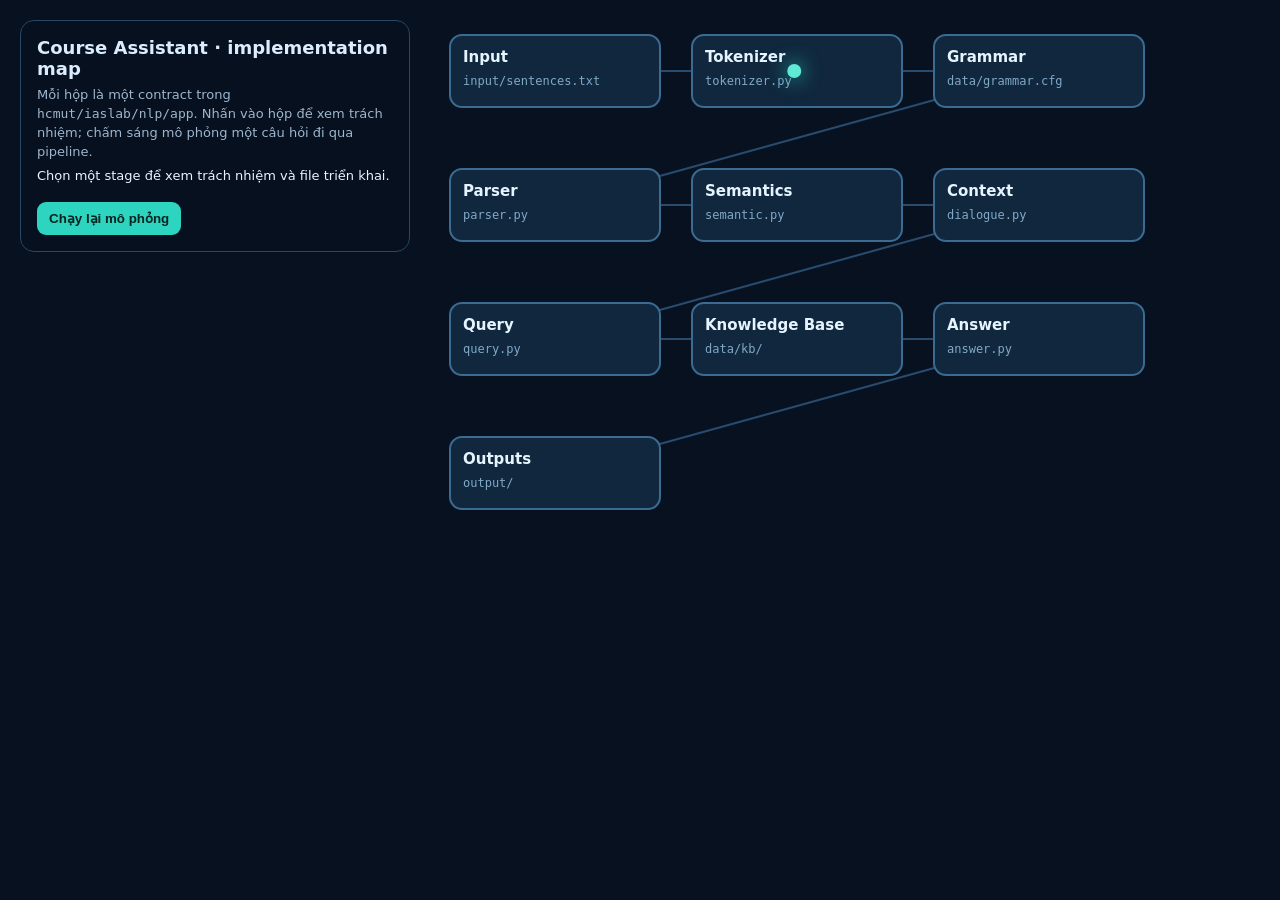
<file: src/visually-explained-documentation.html>
<!doctype html>
<!--
  Interactive documentation for the implemented pipeline.
  Keep STAGES synchronized with pipeline.py when the architecture changes.
-->
<html lang="vi">
<head>
  <meta charset="utf-8">
  <meta name="viewport" content="width=device-width, initial-scale=1">
  <title>Course Assistant — Pipeline Visualization</title>
  <style>
    :root { color-scheme: dark; font-family: Inter, system-ui, sans-serif; }
    * { box-sizing: border-box; }
    body { margin: 0; background: #07111f; color: #dcecff; overflow: hidden; }
    canvas { display: block; width: 100vw; height: 100vh; }
    .panel {
      position: fixed; left: 20px; top: 20px; width: min(390px, calc(100vw - 40px));
      padding: 16px; border: 1px solid #294766; border-radius: 14px;
      background: rgb(7 17 31 / 88%); backdrop-filter: blur(10px);
    }
    h1 { margin: 0 0 7px; font-size: 18px; }
    p { margin: 6px 0; color: #9eb6ce; font-size: 13px; line-height: 1.45; }
    button {
      margin-top: 10px; border: 0; border-radius: 9px; padding: 9px 12px;
      background: #2dd4bf; color: #05231f; font-weight: 700; cursor: pointer;
    }
    #detail { color: #e8f5ff; }
  </style>
</head>
<body>
  <canvas id="map" aria-label="Animated overview of the NLP pipeline"></canvas>
  <section class="panel">
    <h1>Course Assistant · implementation map</h1>
    <p>Mỗi hộp là một contract trong <code>hcmut/iaslab/nlp/app</code>. Nhấn
      vào hộp để xem trách nhiệm; chấm sáng mô phỏng một câu hỏi đi qua pipeline.</p>
    <p id="detail">Chọn một stage để xem trách nhiệm và file triển khai.</p>
    <button id="replay" type="button">Chạy lại mô phỏng</button>
  </section>
  <script>
    // Keep this list synchronized with pipeline.py as architecture evolves.
    const STAGES = [
      { id: "input", label: "Input", file: "input/sentences.txt", note: "Một câu UTF-8 mỗi dòng." },
      { id: "token", label: "Tokenizer", file: "tokenizer.py", note: "Chuẩn hóa câu thành terminal của CFG." },
      { id: "grammar", label: "Grammar", file: "data/grammar.cfg", note: "Nguồn cú pháp dùng chung cho parse và generate." },
      { id: "parse", label: "Parser", file: "parser.py", note: "Nhận/reject toàn câu và tạo Tree." },
      { id: "semantic", label: "Semantics", file: "semantic.py", note: "Tree → intent + entity + slots." },
      { id: "context", label: "Context", file: "dialogue.py", note: "Phần mở rộng hội thoại, chưa dùng trong đánh giá chính." },
      { id: "query", label: "Query", file: "query.py", note: "Frame → truy vấn KB có provenance." },
      { id: "kb", label: "Knowledge Base", file: "data/kb/", note: "Fact chuẩn hóa; không chứa logic ngôn ngữ." },
      { id: "answer", label: "Answer", file: "answer.py", note: "Kết quả có căn cứ → câu trả lời template." },
      { id: "output", label: "Outputs", file: "output/", note: "Parse, semantic, query, answer và evaluation." }
    ];

    const canvas = document.querySelector("#map");
    const context = canvas.getContext("2d");
    const detail = document.querySelector("#detail");
    let nodes = [];
    let startedAt = performance.now();

    function resize() {
      const ratio = devicePixelRatio || 1;
      canvas.width = innerWidth * ratio;
      canvas.height = innerHeight * ratio;
      context.setTransform(ratio, 0, 0, ratio, 0, 0);
      layout();
    }

    function layout() {
      const left = Math.max(450, innerWidth * 0.33);
      const usable = Math.max(360, innerWidth - left - 45);
      const columns = innerWidth < 1050 ? 2 : 3;
      const width = Math.min(210, (usable - (columns - 1) * 32) / columns);
      const rows = Math.ceil(STAGES.length / columns);
      const height = 72;
      const gapY = Math.min(62, (innerHeight - rows * height - 70) / Math.max(1, rows - 1));
      nodes = STAGES.map((stage, index) => ({
        ...stage,
        x: left + (index % columns) * (width + 32),
        y: 35 + Math.floor(index / columns) * (height + gapY),
        width,
        height
      }));
    }

    function center(node) { return { x: node.x + node.width / 2, y: node.y + node.height / 2 }; }

    function draw(now) {
      context.clearRect(0, 0, innerWidth, innerHeight);
      context.fillStyle = "#07111f";
      context.fillRect(0, 0, innerWidth, innerHeight);

      context.lineWidth = 2;
      context.strokeStyle = "#284b6e";
      for (let index = 0; index < nodes.length - 1; index += 1) {
        const from = center(nodes[index]);
        const to = center(nodes[index + 1]);
        context.beginPath(); context.moveTo(from.x, from.y); context.lineTo(to.x, to.y); context.stroke();
      }

      for (const node of nodes) {
        context.fillStyle = "#10273d";
        context.strokeStyle = "#3c6b91";
        context.beginPath(); context.roundRect(node.x, node.y, node.width, node.height, 12);
        context.fill(); context.stroke();
        context.fillStyle = "#e5f4ff"; context.font = "700 15px system-ui";
        context.fillText(node.label, node.x + 13, node.y + 27);
        context.fillStyle = "#80a9c8"; context.font = "12px ui-monospace, monospace";
        context.fillText(node.file, node.x + 13, node.y + 50, node.width - 26);
      }

      const duration = 9000;
      const progress = ((now - startedAt) % duration) / duration * (nodes.length - 1);
      const index = Math.min(nodes.length - 2, Math.floor(progress));
      const phase = progress - index;
      const from = center(nodes[index]); const to = center(nodes[index + 1]);
      const x = from.x + (to.x - from.x) * phase;
      const y = from.y + (to.y - from.y) * phase;
      context.shadowBlur = 20; context.shadowColor = "#2dd4bf";
      context.fillStyle = "#5eead4"; context.beginPath(); context.arc(x, y, 7, 0, Math.PI * 2); context.fill();
      context.shadowBlur = 0;
      requestAnimationFrame(draw);
    }

    canvas.addEventListener("click", event => {
      const selected = nodes.find(node => event.offsetX >= node.x && event.offsetX <= node.x + node.width && event.offsetY >= node.y && event.offsetY <= node.y + node.height);
      if (selected) detail.textContent = `${selected.file}: ${selected.note}`;
    });
    document.querySelector("#replay").addEventListener("click", () => { startedAt = performance.now(); });
    addEventListener("resize", resize);
    resize(); requestAnimationFrame(draw);
  </script>
</body>
</html>
</file>
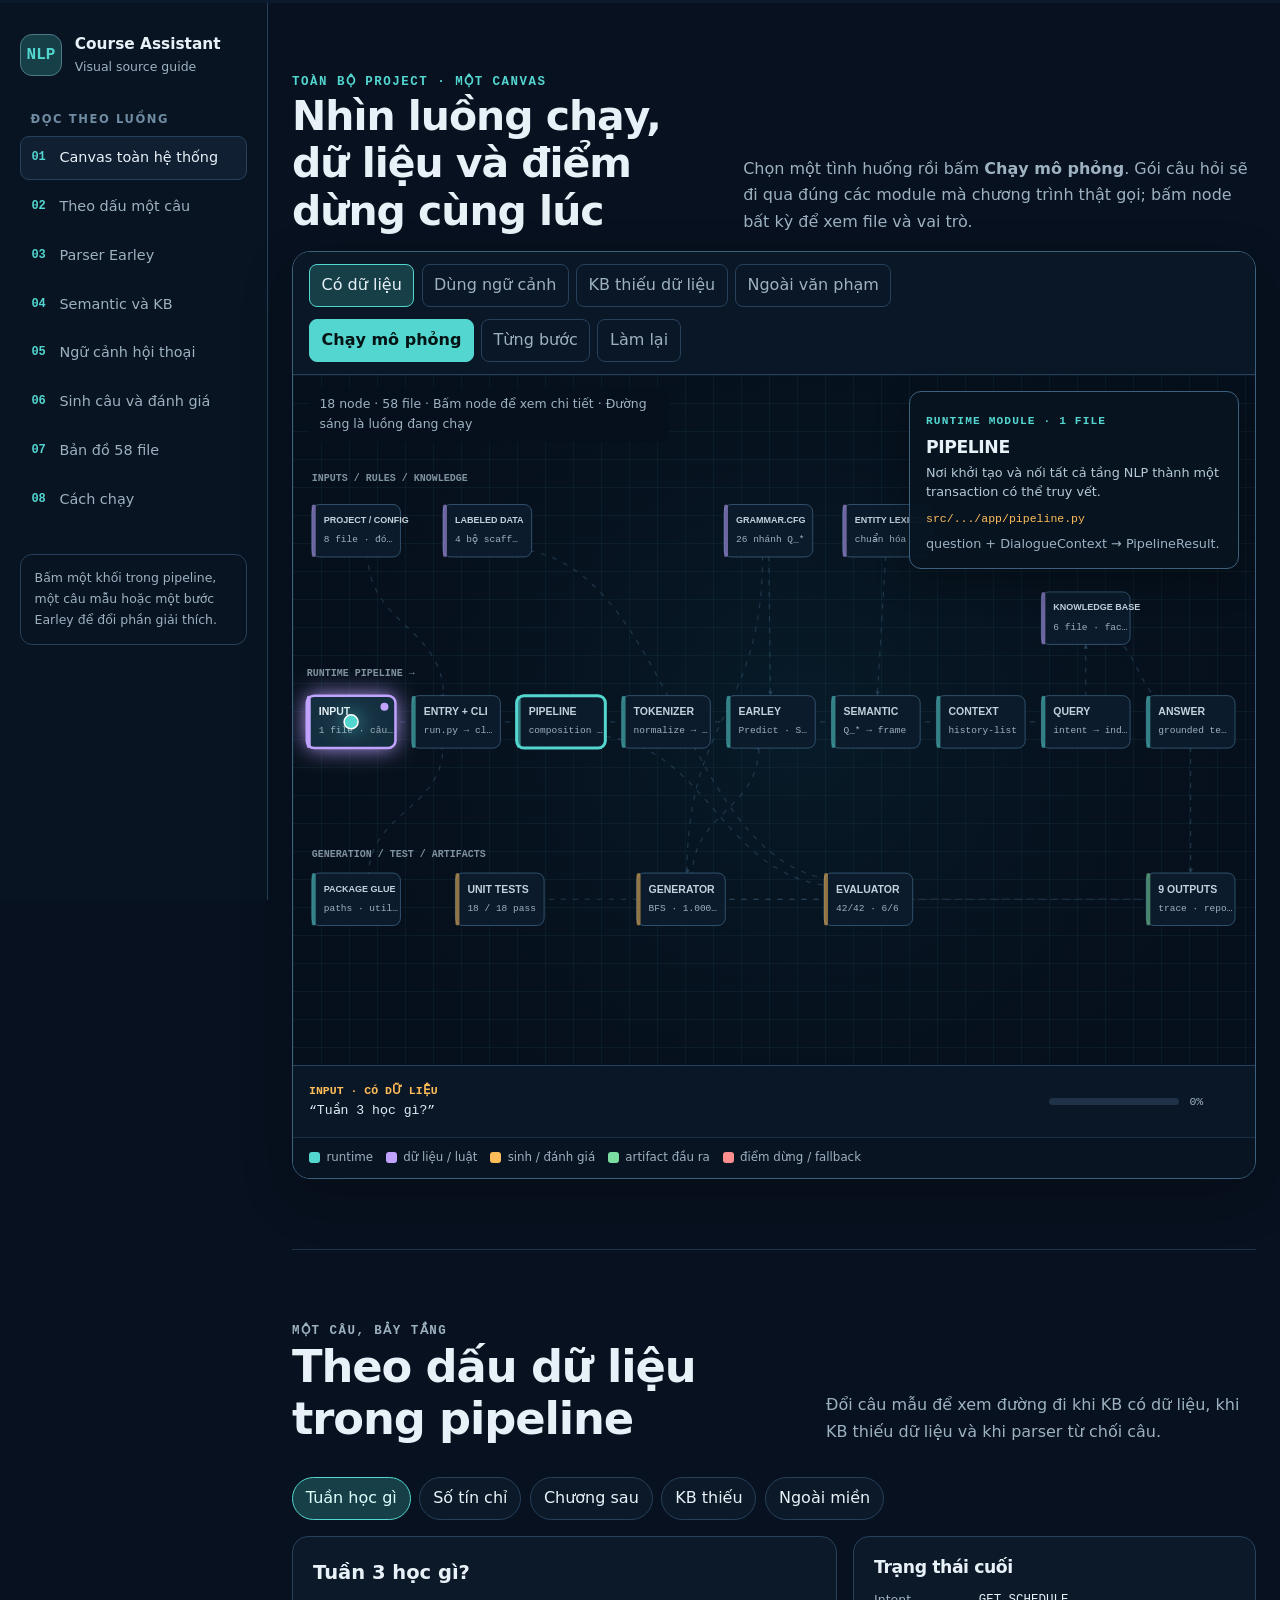
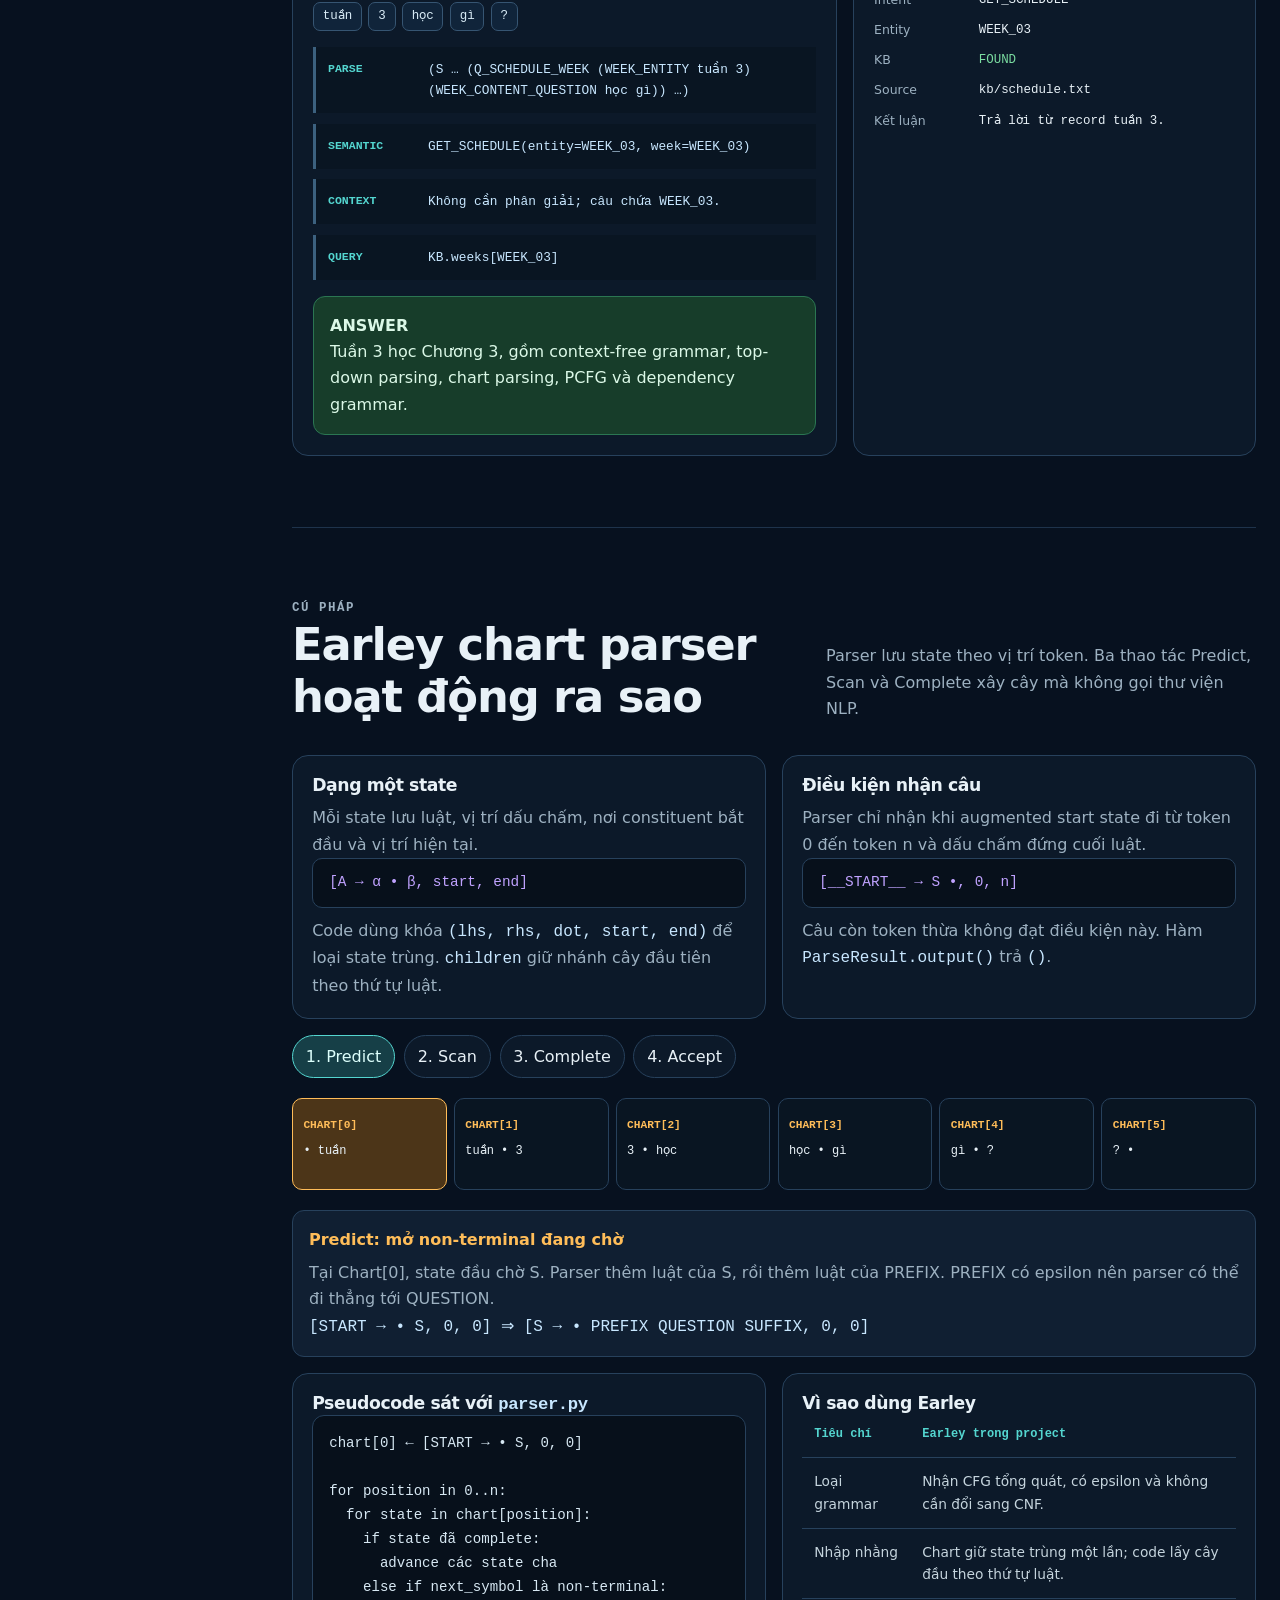
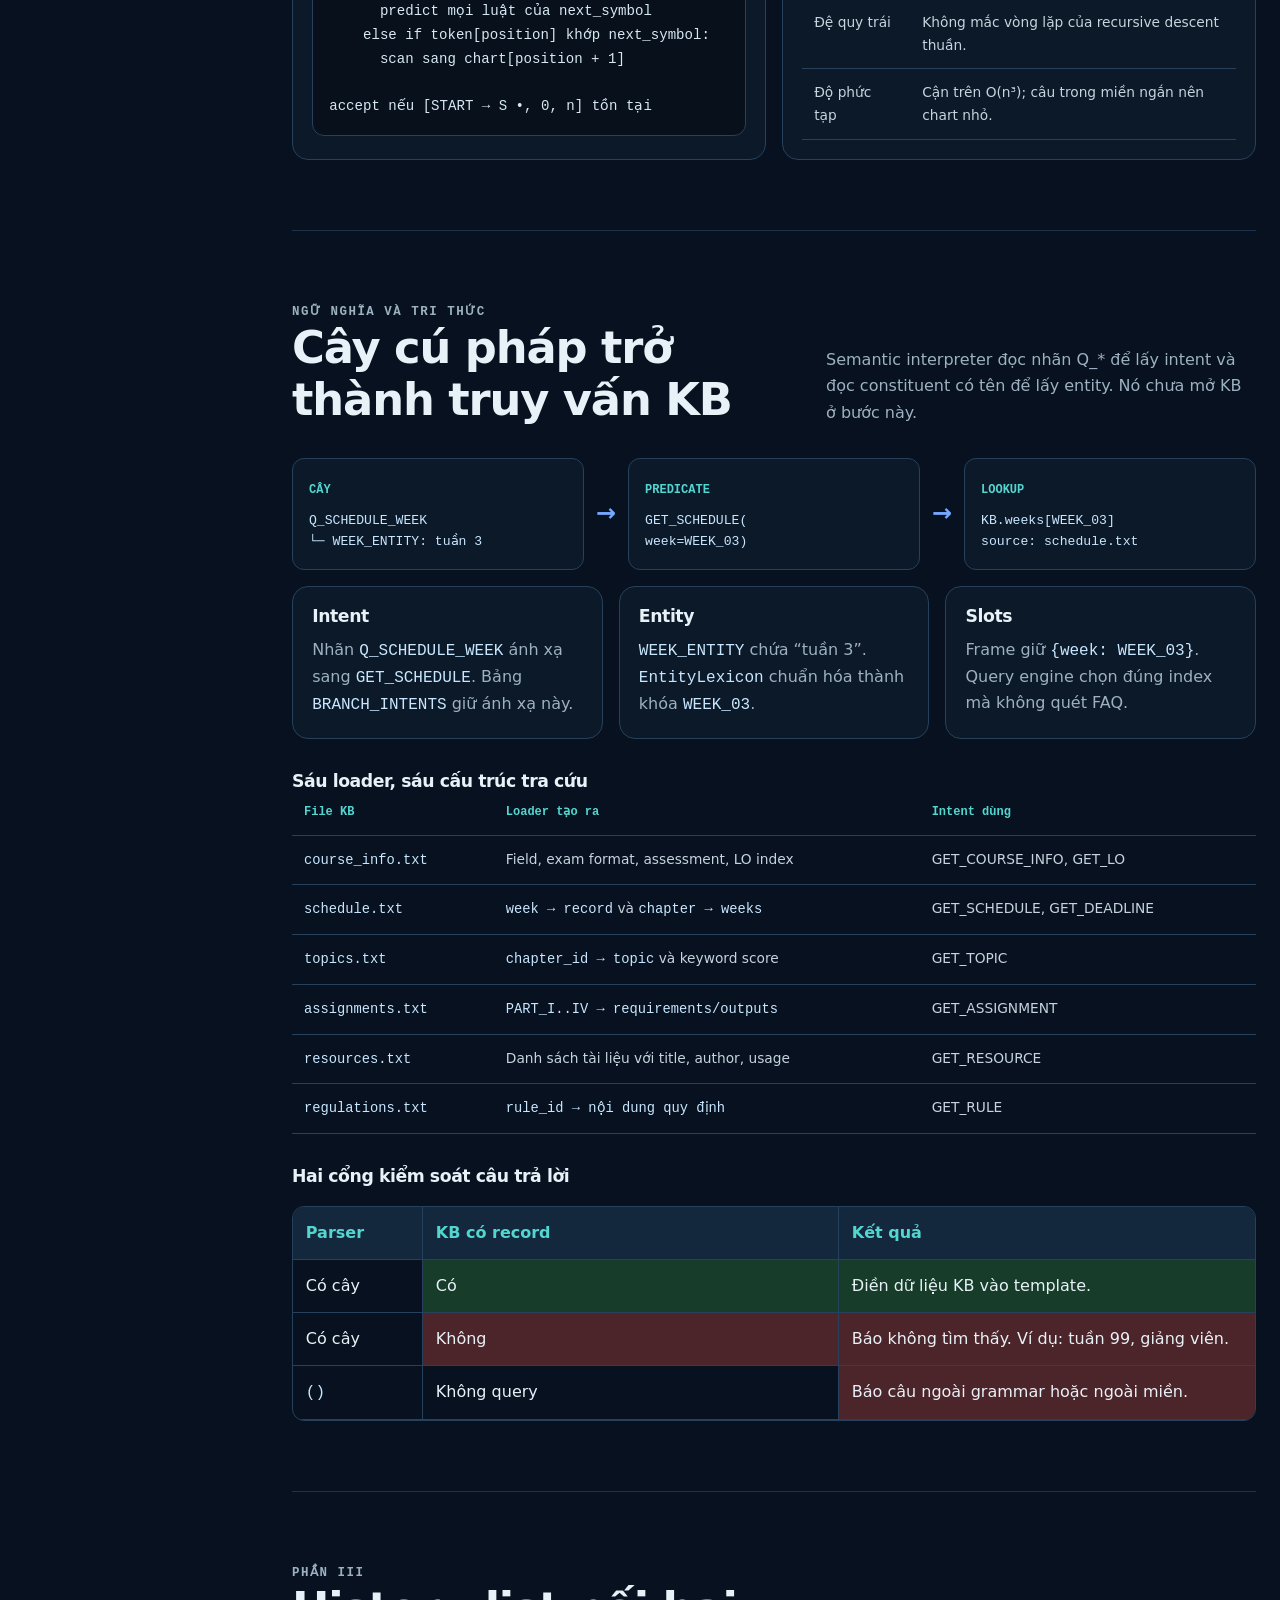
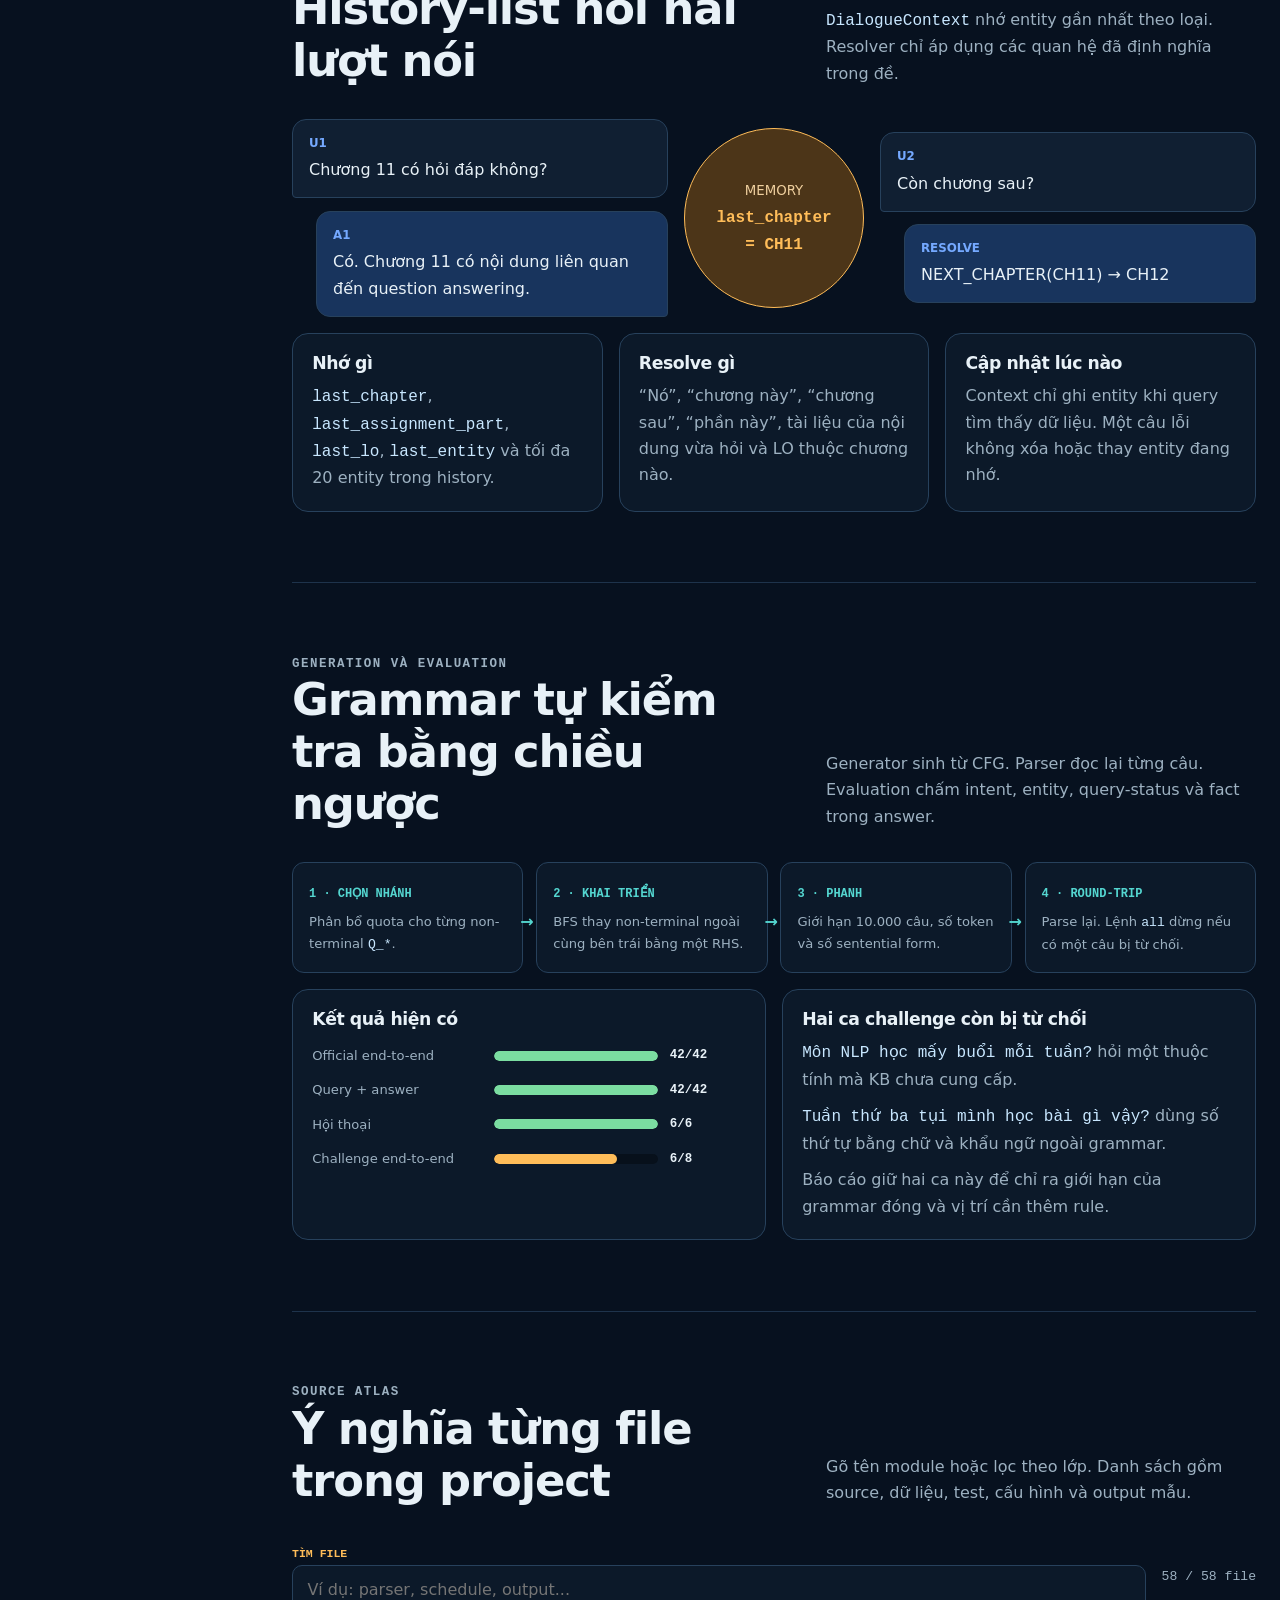
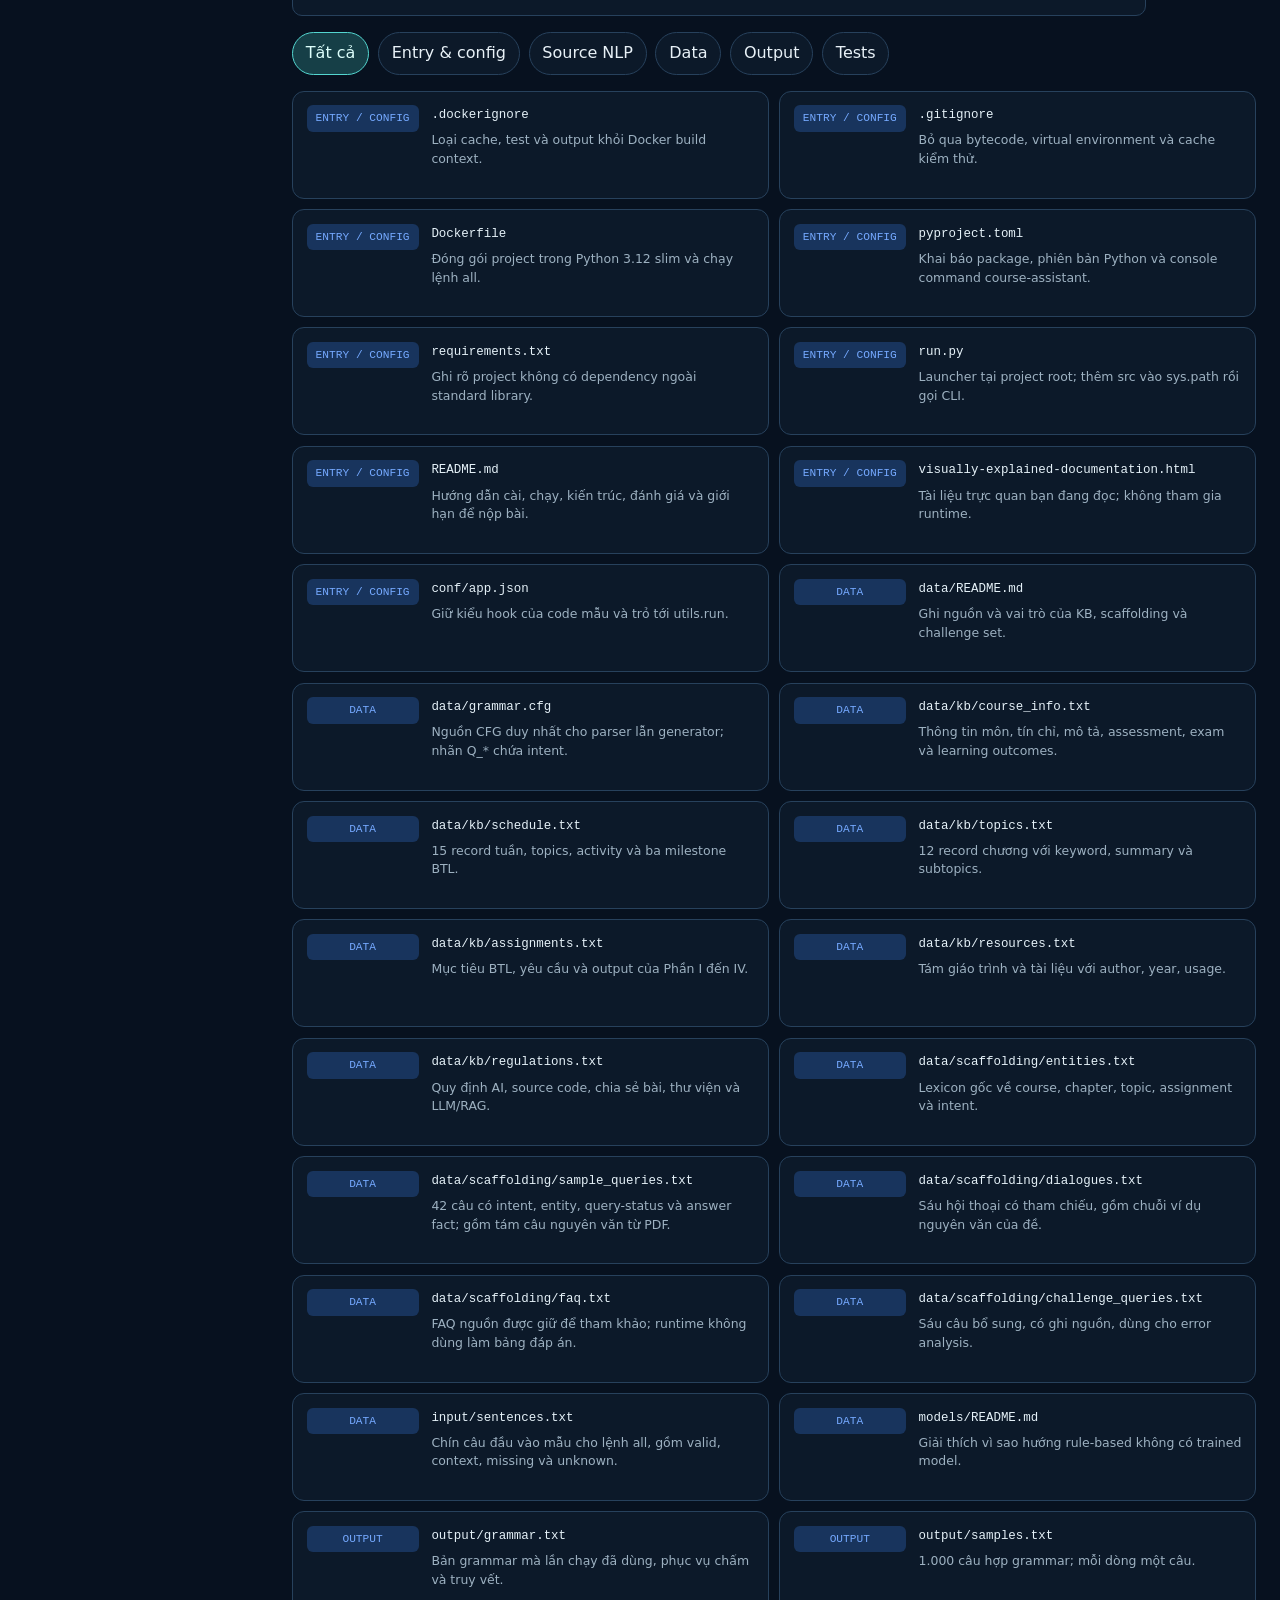
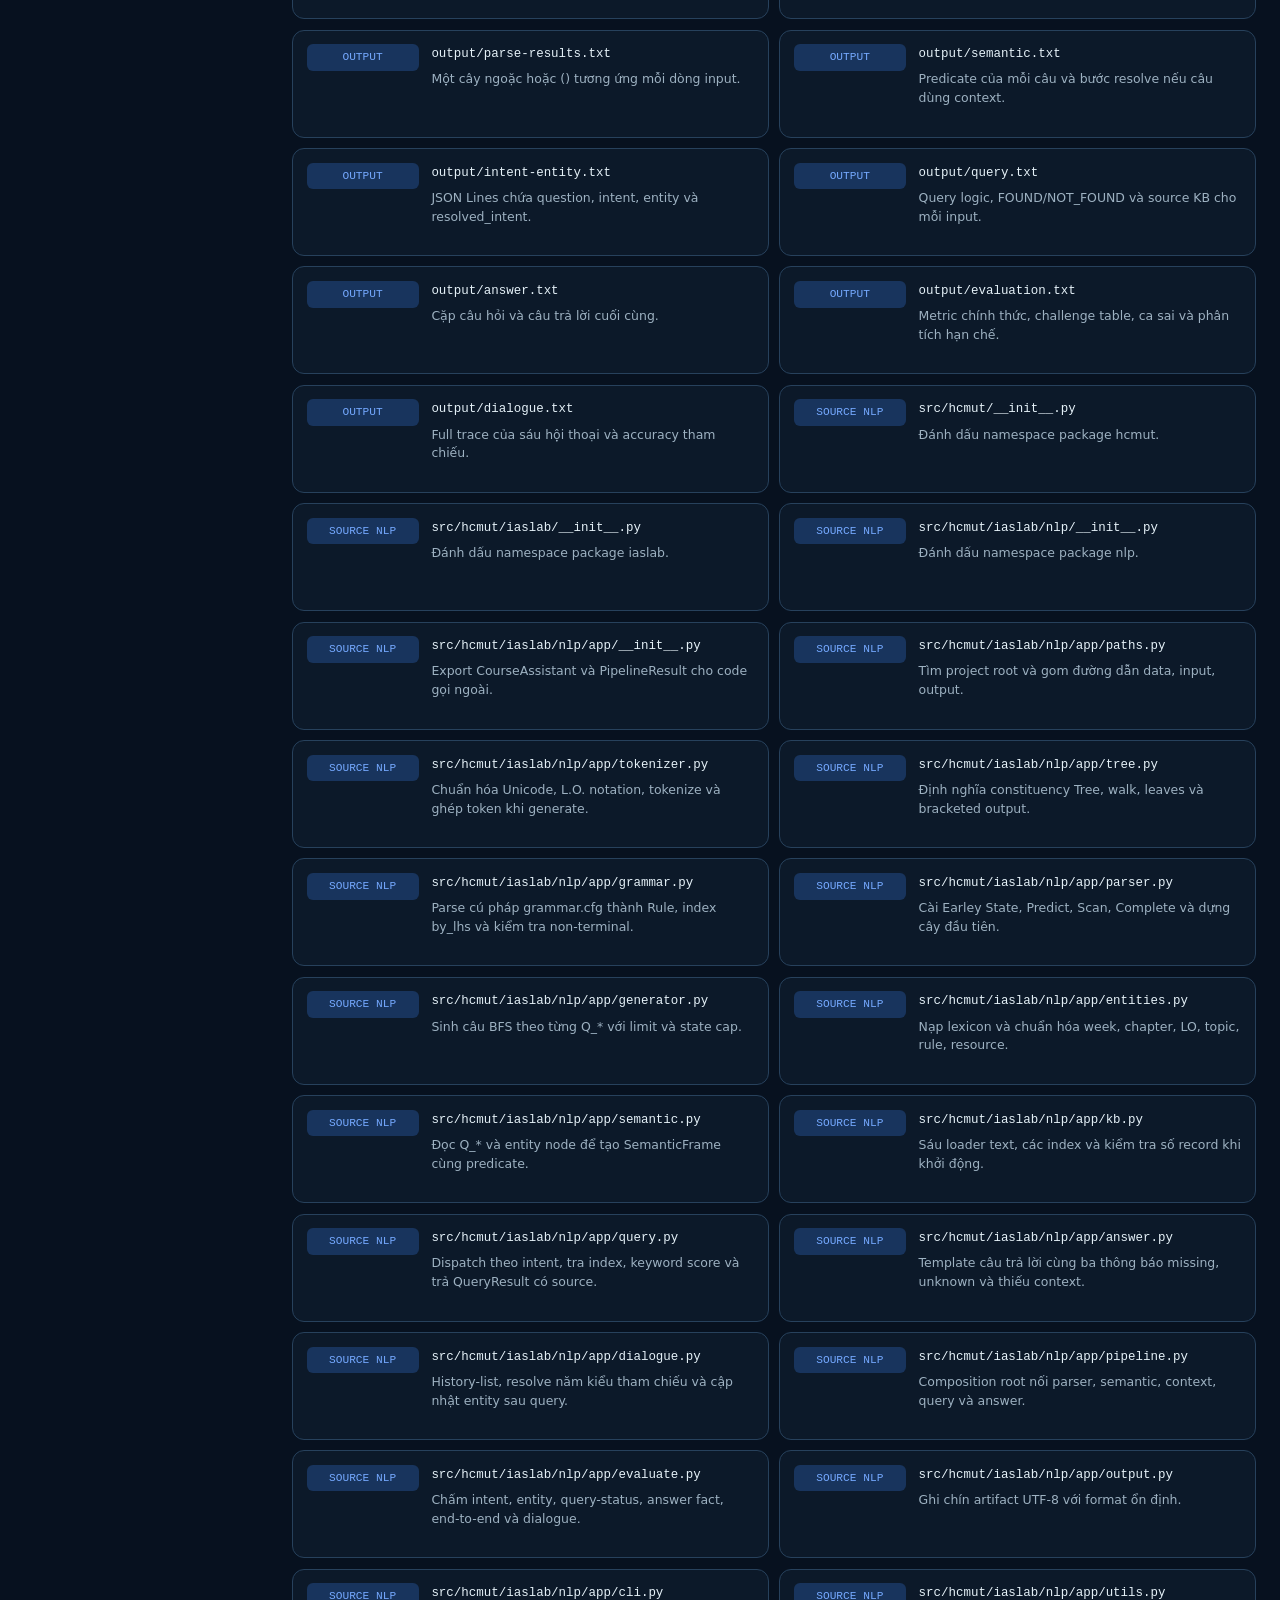
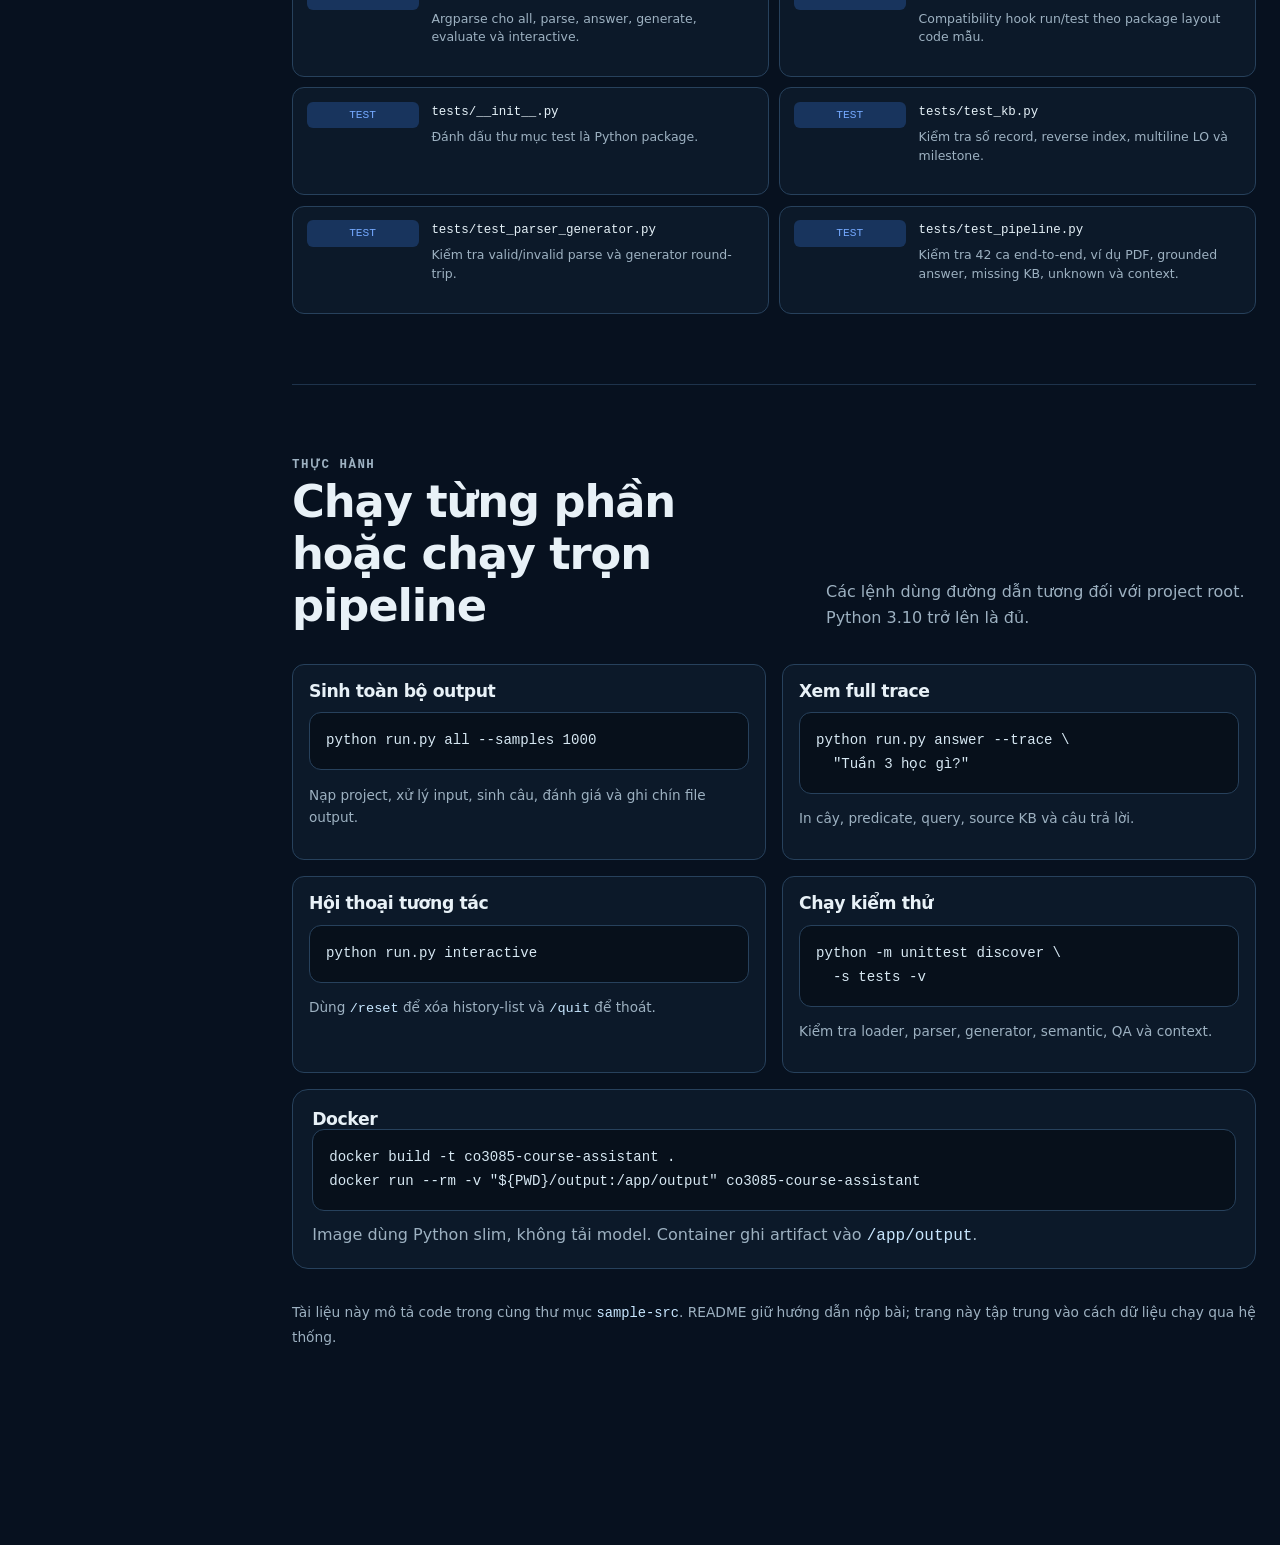
<file: docs/sample-src/visually-explained-documentation.html>
<!doctype html>
<html lang="vi">
<head>
  <meta charset="utf-8">
  <meta name="viewport" content="width=device-width, initial-scale=1">
  <meta name="description" content="Tài liệu trực quan giải thích kiến trúc, luồng gọi, thuật toán và từng file của CO3085 Course Assistant.">
  <title>CO3085 Course Assistant | Bản đồ vận hành</title>
  <style>
    :root {
      color-scheme: dark;
      --bg: #07111f;
      --panel: #0c1929;
      --panel-2: #101f32;
      --panel-3: #14283d;
      --line: #27415c;
      --line-strong: #3c617f;
      --text: #e8f1f7;
      --muted: #9db1c1;
      --cyan: #54d6d0;
      --cyan-soft: #163f47;
      --amber: #ffbd59;
      --amber-soft: #4c3518;
      --blue: #75a9ff;
      --blue-soft: #18345d;
      --green: #7bdda1;
      --green-soft: #173d2a;
      --red: #ff8f8f;
      --red-soft: #4c252a;
      --violet: #c0a2ff;
      --radius: 16px;
      --shadow: 0 18px 50px rgba(0, 0, 0, .24);
      --mono: "Cascadia Code", "SFMono-Regular", Consolas, "Liberation Mono", monospace;
      --sans: Inter, ui-sans-serif, system-ui, -apple-system, BlinkMacSystemFont, "Segoe UI", sans-serif;
    }

    * { box-sizing: border-box; }
    html { scroll-behavior: smooth; }
    body {
      margin: 0;
      background: var(--bg);
      color: var(--text);
      font-family: var(--sans);
      font-size: 16px;
      line-height: 1.65;
    }
    button, input { font: inherit; }
    button { color: inherit; }
    a { color: inherit; }
    code, pre { font-family: var(--mono); }
    code { color: #c8e7ff; }
    pre {
      margin: 0;
      padding: 1rem;
      overflow: auto;
      border: 1px solid var(--line);
      border-radius: 12px;
      background: #07101b;
      color: #d7e8f3;
      font-size: .88rem;
      line-height: 1.7;
      tab-size: 2;
    }
    :focus-visible {
      outline: 3px solid var(--amber);
      outline-offset: 3px;
    }
    .skip-link {
      position: fixed;
      z-index: 100;
      top: .75rem;
      left: .75rem;
      padding: .65rem 1rem;
      transform: translateY(-160%);
      border-radius: 8px;
      background: var(--amber);
      color: #1a1206;
      font-weight: 800;
    }
    .skip-link:focus { transform: translateY(0); }
    .progress {
      position: fixed;
      z-index: 80;
      inset: 0 0 auto 0;
      height: 3px;
      background: #0b1b2d;
    }
    .progress > span {
      display: block;
      width: 0;
      height: 100%;
      background: var(--cyan);
    }
    .shell {
      display: grid;
      grid-template-columns: 268px minmax(0, 1fr);
      min-height: 100vh;
    }
    .sidebar {
      position: sticky;
      top: 0;
      height: 100vh;
      padding: 2rem 1.25rem;
      overflow-y: auto;
      border-right: 1px solid var(--line);
      background: #081421;
    }
    .brand {
      display: flex;
      align-items: center;
      gap: .8rem;
      margin-bottom: 2rem;
    }
    .brand-mark {
      display: grid;
      width: 42px;
      height: 42px;
      place-items: center;
      border: 1px solid #4c7a88;
      border-radius: 12px;
      background: var(--cyan-soft);
      color: var(--cyan);
      font-family: var(--mono);
      font-weight: 800;
    }
    .brand strong, .brand span { display: block; }
    .brand strong { font-size: .96rem; }
    .brand span { color: var(--muted); font-size: .78rem; }
    .nav-label {
      margin: 1.4rem .65rem .45rem;
      color: #6f8ca2;
      font-size: .72rem;
      font-weight: 800;
      letter-spacing: .14em;
      text-transform: uppercase;
    }
    .side-nav { display: grid; gap: .28rem; }
    .side-nav a {
      display: grid;
      grid-template-columns: 28px 1fr;
      align-items: center;
      padding: .58rem .65rem;
      border: 1px solid transparent;
      border-radius: 9px;
      color: var(--muted);
      text-decoration: none;
      font-size: .9rem;
    }
    .side-nav a:hover, .side-nav a.active {
      border-color: var(--line);
      background: var(--panel-2);
      color: var(--text);
    }
    .side-nav b {
      color: var(--cyan);
      font-family: var(--mono);
      font-size: .75rem;
    }
    .sidebar-note {
      margin-top: 2rem;
      padding: .85rem;
      border: 1px solid var(--line);
      border-radius: 12px;
      color: var(--muted);
      font-size: .78rem;
    }
    main { min-width: 0; }
    .content {
      width: min(1200px, calc(100% - 3rem));
      margin: 0 auto;
      padding: 3.5rem 0 7rem;
    }
    section {
      scroll-margin-top: 1.25rem;
      padding: 4.4rem 0;
      border-bottom: 1px solid rgba(39, 65, 92, .72);
    }
    section:first-child { padding-top: 1rem; }
    section:last-child { border-bottom: 0; }
    .eyebrow {
      margin: 0 0 .9rem;
      color: var(--cyan);
      font-family: var(--mono);
      font-size: .78rem;
      font-weight: 800;
      letter-spacing: .12em;
      text-transform: uppercase;
    }
    h1, h2, h3 { margin: 0; line-height: 1.16; letter-spacing: -.025em; }
    h1 { max-width: 800px; font-size: clamp(2.5rem, 6vw, 5.4rem); }
    h2 { font-size: clamp(1.9rem, 3.5vw, 3rem); }
    h3 { font-size: 1.08rem; }
    .lede {
      max-width: 760px;
      margin: 1.25rem 0 0;
      color: #bdd0dc;
      font-size: 1.08rem;
    }
    .section-head {
      display: grid;
      grid-template-columns: minmax(0, 1fr) minmax(260px, 430px);
      gap: 2rem;
      align-items: end;
      margin-bottom: 2rem;
    }
    .section-head p { margin: 0; color: var(--muted); }
    .metrics {
      display: grid;
      grid-template-columns: repeat(4, 1fr);
      gap: .75rem;
      margin: 2rem 0;
    }
    .metric {
      padding: 1rem;
      border: 1px solid var(--line);
      border-radius: 12px;
      background: var(--panel);
    }
    .metric strong {
      display: block;
      color: var(--amber);
      font-family: var(--mono);
      font-size: 1.45rem;
    }
    .metric span { color: var(--muted); font-size: .82rem; }
    .rule {
      display: flex;
      flex-wrap: wrap;
      gap: .55rem;
      margin-top: 1.5rem;
    }
    .tag {
      display: inline-flex;
      align-items: center;
      gap: .45rem;
      min-height: 34px;
      padding: .3rem .7rem;
      border: 1px solid var(--line);
      border-radius: 999px;
      background: var(--panel);
      color: #bfd0db;
      font-size: .8rem;
    }
    .dot { width: 7px; height: 7px; border-radius: 50%; background: var(--green); }

    .pipeline-wrap {
      margin-top: 2.3rem;
      padding: 1rem;
      border: 1px solid var(--line);
      border-radius: var(--radius);
      background: var(--panel);
      box-shadow: var(--shadow);
    }
    .pipeline {
      display: grid;
      grid-template-columns: repeat(7, minmax(105px, 1fr));
      gap: 1.15rem;
    }
    .stage {
      position: relative;
      min-height: 112px;
      padding: .8rem;
      border: 1px solid var(--line);
      border-radius: 12px;
      background: var(--panel-2);
      text-align: left;
      cursor: pointer;
      transition: border-color .16s ease, transform .16s ease, background .16s ease;
    }
    .stage:not(:last-child)::after {
      content: "›";
      position: absolute;
      right: -1rem;
      top: 38%;
      color: #5c7990;
      font-size: 1.5rem;
      pointer-events: none;
    }
    .stage:hover { transform: translateY(-2px); border-color: var(--line-strong); }
    .stage.active { border-color: var(--cyan); background: var(--cyan-soft); }
    .stage small { display: block; color: var(--cyan); font-family: var(--mono); font-size: .68rem; }
    .stage strong { display: block; margin: .45rem 0 .25rem; font-size: .93rem; }
    .stage span { color: var(--muted); font-size: .74rem; line-height: 1.35; }
    .stage-detail {
      display: grid;
      grid-template-columns: 1.1fr 1fr 1fr;
      gap: 1rem;
      min-height: 180px;
      margin-top: 1rem;
      padding: 1rem;
      border: 1px solid var(--line);
      border-radius: 12px;
      background: #091522;
    }
    .stage-detail > div { padding: .4rem; }
    .stage-detail h3 { margin-bottom: .55rem; }
    .stage-detail p { margin: 0; color: var(--muted); font-size: .9rem; }
    .io-label { color: var(--amber); font-family: var(--mono); font-size: .72rem; font-weight: 800; }
    .file-link { display: inline-block; margin-top: .6rem; color: var(--blue); font-family: var(--mono); font-size: .8rem; }

    .call-chain {
      display: grid;
      grid-template-columns: repeat(6, 1fr);
      gap: .75rem;
      margin-top: 2rem;
    }
    .call {
      position: relative;
      min-height: 134px;
      padding: 1rem;
      border-top: 3px solid var(--blue);
      border-radius: 8px 8px 12px 12px;
      background: var(--panel);
    }
    .call:not(:last-child)::after {
      content: "→";
      position: absolute;
      right: -.7rem;
      top: 48%;
      z-index: 2;
      color: var(--blue);
      font-weight: 900;
    }
    .call b { color: var(--blue); font-family: var(--mono); font-size: .72rem; }
    .call strong { display: block; margin: .35rem 0; font-size: .9rem; }
    .call p { margin: 0; color: var(--muted); font-size: .76rem; line-height: 1.45; }

    .trace-switcher, .filter-row, .earley-controls {
      display: flex;
      flex-wrap: wrap;
      gap: .55rem;
      margin: 1rem 0;
    }
    .pill-button {
      min-height: 40px;
      padding: .45rem .8rem;
      border: 1px solid var(--line);
      border-radius: 999px;
      background: var(--panel);
      cursor: pointer;
    }
    .pill-button:hover, .pill-button.active {
      border-color: var(--cyan);
      background: var(--cyan-soft);
      color: #ddfffc;
    }
    .trace-board {
      display: grid;
      grid-template-columns: minmax(0, 1.15fr) minmax(300px, .85fr);
      gap: 1rem;
    }
    .trace-main, .trace-side, .card {
      border: 1px solid var(--line);
      border-radius: var(--radius);
      background: var(--panel);
    }
    .trace-main, .trace-side { padding: 1.25rem; }
    .question-line { margin: 0 0 .8rem; font-size: 1.22rem; font-weight: 750; }
    .tokens { display: flex; flex-wrap: wrap; gap: .4rem; margin-bottom: 1rem; }
    .token {
      padding: .2rem .55rem;
      border: 1px solid #365572;
      border-radius: 7px;
      background: #10243a;
      color: #d8ebf6;
      font-family: var(--mono);
      font-size: .78rem;
    }
    .trace-ladder { display: grid; gap: .65rem; }
    .trace-step {
      display: grid;
      grid-template-columns: 88px minmax(0, 1fr);
      gap: .75rem;
      padding: .75rem;
      border-left: 3px solid var(--line-strong);
      background: #091522;
    }
    .trace-step span { color: var(--cyan); font-family: var(--mono); font-size: .72rem; font-weight: 800; }
    .trace-step code { overflow-wrap: anywhere; font-size: .8rem; }
    .answer-box {
      margin-top: 1rem;
      padding: 1rem;
      border: 1px solid #2b7652;
      border-radius: 12px;
      background: var(--green-soft);
      color: #dbf8e7;
    }
    .trace-side h3 { margin-bottom: .8rem; }
    .trace-side dl { display: grid; grid-template-columns: 95px 1fr; gap: .6rem; margin: 0; }
    .trace-side dt { color: var(--muted); font-size: .78rem; }
    .trace-side dd { margin: 0; overflow-wrap: anywhere; font-family: var(--mono); font-size: .78rem; }
    .status-ok { color: var(--green); }
    .status-stop { color: var(--red); }

    .two-col { display: grid; grid-template-columns: 1fr 1fr; gap: 1rem; }
    .three-col { display: grid; grid-template-columns: repeat(3, 1fr); gap: 1rem; }
    .card { padding: 1.2rem; }
    .card p { margin: .65rem 0 0; color: var(--muted); }
    .formula {
      padding: .75rem 1rem;
      border: 1px solid var(--line);
      border-radius: 10px;
      background: #07101b;
      color: var(--violet);
      font-family: var(--mono);
      font-size: .9rem;
      overflow-wrap: anywhere;
    }
    .chart-strip {
      display: grid;
      grid-template-columns: repeat(6, 1fr);
      gap: .45rem;
      margin: 1.25rem 0;
    }
    .chart-cell {
      min-height: 92px;
      padding: .65rem;
      border: 1px solid var(--line);
      border-radius: 10px;
      background: #091522;
    }
    .chart-cell.active { border-color: var(--amber); background: var(--amber-soft); }
    .chart-cell b { color: var(--amber); font-family: var(--mono); font-size: .7rem; }
    .chart-cell span { display: block; margin-top: .35rem; font-family: var(--mono); font-size: .75rem; }
    .earley-note {
      min-height: 116px;
      padding: 1rem;
      border: 1px solid var(--line);
      border-radius: 12px;
      background: var(--panel-2);
    }
    .earley-note strong { color: var(--amber); }
    .earley-note p { margin: .4rem 0 0; color: var(--muted); }
    table { width: 100%; border-collapse: collapse; }
    th, td { padding: .75rem; border-bottom: 1px solid var(--line); text-align: left; vertical-align: top; }
    th { color: var(--cyan); font-family: var(--mono); font-size: .75rem; }
    td { color: #c5d4dd; font-size: .86rem; }
    .scroll-table { overflow-x: auto; }

    .semantic-map {
      display: grid;
      grid-template-columns: 1fr auto 1fr auto 1fr;
      align-items: stretch;
      gap: .75rem;
    }
    .semantic-node {
      padding: 1rem;
      border: 1px solid var(--line);
      border-radius: 12px;
      background: var(--panel);
    }
    .semantic-node b { color: var(--cyan); font-family: var(--mono); font-size: .75rem; }
    .semantic-node code { display: block; margin-top: .5rem; font-size: .82rem; }
    .arrow { align-self: center; color: var(--blue); font-size: 1.5rem; font-weight: 900; }
    .decision-grid {
      display: grid;
      grid-template-columns: 130px 1fr 1fr;
      margin-top: 1.25rem;
      overflow: hidden;
      border: 1px solid var(--line);
      border-radius: 12px;
    }
    .decision-grid > div { padding: .8rem; border-right: 1px solid var(--line); border-bottom: 1px solid var(--line); }
    .decision-grid > div:nth-child(3n) { border-right: 0; }
    .decision-grid .head { background: var(--panel-3); color: var(--cyan); font-weight: 800; }
    .decision-grid .yes { background: var(--green-soft); }
    .decision-grid .no { background: var(--red-soft); }

    .dialogue {
      display: grid;
      grid-template-columns: 1fr 180px 1fr;
      gap: 1rem;
      align-items: center;
    }
    .turns { display: grid; gap: .8rem; }
    .bubble {
      padding: .85rem 1rem;
      border: 1px solid var(--line);
      border-radius: 14px 14px 14px 4px;
      background: var(--panel-2);
    }
    .bubble.answer { margin-left: 1.5rem; border-radius: 14px 14px 4px 14px; background: var(--blue-soft); }
    .bubble b { display: block; margin-bottom: .25rem; color: var(--blue); font-size: .74rem; }
    .memory {
      padding: 1rem;
      border: 1px solid var(--amber);
      border-radius: 50%;
      background: var(--amber-soft);
      text-align: center;
      aspect-ratio: 1;
      display: grid;
      place-content: center;
    }
    .memory small { color: #efcf9e; }
    .memory strong { color: var(--amber); font-family: var(--mono); }

    .loop {
      display: grid;
      grid-template-columns: repeat(4, 1fr);
      gap: .8rem;
      margin-bottom: 1rem;
    }
    .loop-step {
      position: relative;
      padding: 1rem;
      border: 1px solid var(--line);
      border-radius: 12px;
      background: var(--panel);
    }
    .loop-step:not(:last-child)::after {
      content: "→";
      position: absolute;
      right: -.7rem;
      top: 42%;
      color: var(--cyan);
      font-weight: 900;
    }
    .loop-step b { color: var(--cyan); font-family: var(--mono); font-size: .75rem; }
    .loop-step p { margin: .35rem 0 0; color: var(--muted); font-size: .82rem; }
    .bars { display: grid; gap: .8rem; margin-top: 1rem; }
    .bar-row { display: grid; grid-template-columns: 170px minmax(0, 1fr) 76px; gap: .75rem; align-items: center; }
    .bar-row span { color: var(--muted); font-size: .82rem; }
    .bar-track { height: 10px; overflow: hidden; border-radius: 999px; background: #07101b; }
    .bar-fill { height: 100%; border-radius: inherit; background: var(--green); }
    .bar-fill.challenge { width: 75%; background: var(--amber); }
    .bar-fill.full { width: 100%; }
    .bar-row strong { font-family: var(--mono); font-size: .78rem; }

    .file-toolbar {
      display: grid;
      grid-template-columns: minmax(220px, 1fr) auto;
      gap: 1rem;
      align-items: center;
      margin-bottom: 1rem;
    }
    .search-box {
      width: 100%;
      min-height: 44px;
      padding: .7rem .9rem;
      border: 1px solid var(--line);
      border-radius: 10px;
      background: var(--panel);
      color: var(--text);
    }
    .file-count { color: var(--muted); font-family: var(--mono); font-size: .82rem; }
    .file-grid { display: grid; grid-template-columns: repeat(2, minmax(0, 1fr)); gap: .65rem; }
    .file-card {
      display: grid;
      grid-template-columns: 112px minmax(0, 1fr);
      gap: .8rem;
      min-height: 108px;
      padding: .85rem;
      border: 1px solid var(--line);
      border-radius: 12px;
      background: var(--panel);
    }
    .file-card.hidden { display: none; }
    .file-kind {
      align-self: start;
      padding: .25rem .45rem;
      border-radius: 6px;
      background: var(--blue-soft);
      color: var(--blue);
      font-family: var(--mono);
      font-size: .7rem;
      text-align: center;
    }
    .file-card code { display: block; margin-bottom: .35rem; color: #e5f1f8; font-size: .78rem; overflow-wrap: anywhere; }
    .file-card p { margin: 0; color: var(--muted); font-size: .78rem; line-height: 1.5; }
    .empty-files { display: none; padding: 2rem; border: 1px dashed var(--line); border-radius: 12px; color: var(--muted); text-align: center; }
    .empty-files.show { display: block; }

    .command-grid { display: grid; grid-template-columns: 1fr 1fr; gap: 1rem; }
    .command-card {
      padding: 1rem;
      border: 1px solid var(--line);
      border-radius: 12px;
      background: var(--panel);
    }
    .command-card h3 { margin-bottom: .7rem; }
    .command-card p { color: var(--muted); font-size: .85rem; }
    .footer-note { margin-top: 2rem; color: var(--muted); font-size: .86rem; }

    .system-map-section {
      min-height: 100vh;
      padding-top: .75rem;
    }
    .map-header {
      display: flex;
      justify-content: space-between;
      gap: 1rem;
      align-items: end;
      margin-bottom: 1rem;
    }
    .map-header h1 { max-width: none; font-size: clamp(1.7rem, 3.2vw, 2.7rem); }
    .map-header p { max-width: 520px; margin: 0; color: var(--muted); }
    .map-header .eyebrow { color: var(--cyan); }
    .simulator {
      position: relative;
      min-width: 0;
      max-width: 100%;
      overflow: hidden;
      border: 1px solid var(--line-strong);
      border-radius: 18px;
      background: #06101c;
      box-shadow: var(--shadow);
    }
    .sim-toolbar {
      display: flex;
      flex-wrap: wrap;
      justify-content: space-between;
      align-items: center;
      gap: .75rem;
      padding: .75rem 1rem;
      border-bottom: 1px solid var(--line);
      background: #0a1726;
    }
    .scenario-controls, .transport-controls {
      display: flex;
      flex-wrap: wrap;
      gap: .45rem;
      align-items: center;
    }
    .sim-button {
      min-height: 40px;
      padding: .45rem .72rem;
      border: 1px solid var(--line);
      border-radius: 8px;
      background: transparent;
      color: var(--muted);
      cursor: pointer;
    }
    .sim-button:hover, .sim-button[aria-pressed="true"] {
      border-color: var(--cyan);
      background: var(--cyan-soft);
      color: var(--text);
    }
    .sim-button.primary {
      border-color: var(--cyan);
      background: var(--cyan);
      color: #041314;
      font-weight: 800;
    }
    .sim-button:disabled { cursor: not-allowed; opacity: .45; }
    .canvas-shell {
      position: relative;
      min-height: 690px;
    }
    #architecture-canvas {
      display: block;
      width: 100%;
      height: 690px;
      cursor: crosshair;
      touch-action: manipulation;
    }
    #architecture-canvas:focus-visible { outline: 2px solid var(--cyan); outline-offset: -4px; }
    .canvas-help {
      position: absolute;
      top: .75rem;
      left: 1rem;
      max-width: 360px;
      padding: .45rem .65rem;
      border-radius: 7px;
      background: rgba(6, 16, 28, .9);
      color: var(--muted);
      font-size: .78rem;
      pointer-events: none;
    }
    .map-detail {
      position: absolute;
      top: 1rem;
      right: 1rem;
      width: min(330px, calc(100% - 2rem));
      min-height: 178px;
      padding: .9rem 1rem;
      border: 1px solid var(--line-strong);
      border-radius: 12px;
      background: rgba(8, 20, 33, .96);
      box-shadow: 0 12px 34px rgba(0, 0, 0, .3);
    }
    .map-detail .detail-kicker {
      color: var(--cyan);
      font-family: var(--mono);
      font-size: .7rem;
      font-weight: 800;
      letter-spacing: .1em;
    }
    .map-detail h2 { margin-top: .3rem; font-size: 1.08rem; }
    .map-detail p { margin: .45rem 0; color: #b6c9d6; font-size: .8rem; line-height: 1.45; }
    .map-detail code { display: block; color: var(--amber); font-size: .72rem; overflow-wrap: anywhere; }
    .map-detail p:last-child { margin-bottom: 0; color: var(--muted); }
    .sim-footer {
      display: grid;
      grid-template-columns: 1fr auto;
      gap: 1rem;
      align-items: center;
      min-height: 72px;
      padding: .75rem 1rem;
      border-top: 1px solid var(--line);
      background: #0a1726;
    }
    .live-stage { min-width: 0; }
    .live-stage b { display: block; color: var(--amber); font-family: var(--mono); font-size: .72rem; }
    .live-stage code { display: block; overflow: hidden; color: #dcebf4; font-size: .82rem; text-overflow: ellipsis; white-space: nowrap; }
    .sim-progress {
      display: flex;
      align-items: center;
      gap: .65rem;
      min-width: 190px;
    }
    .sim-progress-track { width: 130px; height: 7px; overflow: hidden; border-radius: 99px; background: #203247; }
    .sim-progress-fill { width: 0; height: 100%; background: var(--cyan); transition: width .2s ease; }
    .sim-progress span { color: var(--muted); font-family: var(--mono); font-size: .72rem; }
    .map-legend {
      display: flex;
      flex-wrap: wrap;
      gap: .8rem;
      padding: .65rem 1rem;
      border-top: 1px solid rgba(39, 65, 92, .6);
      background: #081421;
      color: var(--muted);
      font-size: .74rem;
    }
    .map-legend span { display: inline-flex; gap: .4rem; align-items: center; }
    .legend-mark { width: 11px; height: 11px; border-radius: 3px; background: var(--cyan); }
    .legend-mark.data { background: var(--violet); }
    .legend-mark.tool { background: var(--amber); }
    .legend-mark.output { background: var(--green); }
    .legend-mark.stop { background: var(--red); }
    .legacy-overview { display: none; }

    @media (max-width: 1080px) {
      .shell { grid-template-columns: 1fr; }
      .sidebar { position: relative; width: 100%; height: auto; border-right: 0; border-bottom: 1px solid var(--line); }
      .side-nav { grid-template-columns: repeat(4, 1fr); }
      .sidebar-note, .nav-label { display: none; }
      .pipeline { grid-template-columns: repeat(4, 1fr); }
      .stage:nth-child(4)::after { display: none; }
      .call-chain { grid-template-columns: repeat(3, 1fr); }
      .call:nth-child(3)::after { display: none; }
      .canvas-shell, #architecture-canvas { min-height: 760px; height: 760px; }
    }
    @media (max-width: 760px) {
      .content { width: min(100% - 1.4rem, 1200px); padding-top: 2rem; }
      .sidebar { padding: 1rem; }
      .brand { margin-bottom: .8rem; }
      .side-nav { display: flex; overflow-x: auto; padding-bottom: .3rem; }
      .side-nav a { grid-template-columns: 1fr; min-width: max-content; }
      .side-nav b { display: none; }
      section { padding: 3rem 0; }
      .section-head, .trace-board, .two-col, .three-col, .dialogue, .command-grid { grid-template-columns: 1fr; }
      .metrics { grid-template-columns: 1fr 1fr; }
      .pipeline { display: flex; overflow-x: auto; }
      .stage { min-width: 155px; }
      .stage-detail { grid-template-columns: 1fr; }
      .call-chain, .loop { grid-template-columns: 1fr 1fr; }
      .call::after, .loop-step::after { display: none; }
      .chart-strip { grid-template-columns: repeat(3, 1fr); }
      .semantic-map { grid-template-columns: 1fr; }
      .arrow { transform: rotate(90deg); justify-self: center; }
      .decision-grid { grid-template-columns: 92px 1fr 1fr; font-size: .78rem; }
      .memory { width: 150px; justify-self: center; }
      .file-toolbar { grid-template-columns: 1fr; }
      .file-grid { grid-template-columns: 1fr; }
      .file-card { grid-template-columns: 96px minmax(0, 1fr); }
      .bar-row { grid-template-columns: 118px minmax(0, 1fr) 62px; }
      .map-header { display: block; }
      .map-header p { margin-top: .55rem; }
      .sim-toolbar { align-items: stretch; }
      .scenario-controls, .transport-controls { width: 100%; min-width: 0; }
      .sim-button { flex: 1 1 auto; }
      .canvas-shell { min-height: 0; height: auto; }
      #architecture-canvas { min-height: 980px; height: 980px; }
      .map-detail { position: static; width: auto; min-height: 0; margin: .75rem 1rem 1rem; }
      .canvas-help { max-width: calc(100% - 2rem); }
      .sim-footer { grid-template-columns: 1fr; }
      .sim-progress { width: 100%; }
      .sim-progress-track { flex: 1; }
    }
    @media (max-width: 460px) {
      h1 { font-size: 2.45rem; }
      .metrics, .call-chain, .loop { grid-template-columns: 1fr; }
      .chart-strip { grid-template-columns: repeat(2, 1fr); }
      .trace-step { grid-template-columns: 1fr; }
      .decision-grid { grid-template-columns: 1fr; }
      .decision-grid > div { border-right: 0; }
    }
    @media (prefers-reduced-motion: reduce) {
      html { scroll-behavior: auto; }
      *, *::before, *::after { transition: none !important; }
    }
    @media print {
      :root { color-scheme: light; --bg: #fff; --panel: #fff; --panel-2: #f5f7fa; --panel-3: #eef2f6; --line: #b7c2cc; --text: #17212b; --muted: #4e5d69; }
      .sidebar, .progress, .trace-switcher, .filter-row, .earley-controls, .search-box { display: none !important; }
      .shell { display: block; }
      .content { width: 100%; padding: 0; }
      section { break-inside: avoid; padding: 1.2rem 0; }
      .file-card.hidden { display: grid; }
    }
  </style>
</head>
<body>
  <a class="skip-link" href="#main">Bỏ qua điều hướng</a>
  <div class="progress" aria-hidden="true"><span id="reading-progress"></span></div>

  <div class="shell">
    <aside class="sidebar" aria-label="Mục lục">
      <div class="brand">
        <div class="brand-mark">NLP</div>
        <div><strong>Course Assistant</strong><span>Visual source guide</span></div>
      </div>
      <p class="nav-label">Đọc theo luồng</p>
      <nav class="side-nav" id="side-nav">
        <a href="#overview"><b>01</b><span>Canvas toàn hệ thống</span></a>
        <a href="#trace"><b>02</b><span>Theo dấu một câu</span></a>
        <a href="#parser"><b>03</b><span>Parser Earley</span></a>
        <a href="#meaning"><b>04</b><span>Semantic và KB</span></a>
        <a href="#dialogue"><b>05</b><span>Ngữ cảnh hội thoại</span></a>
        <a href="#quality"><b>06</b><span>Sinh câu và đánh giá</span></a>
        <a href="#files"><b>07</b><span>Bản đồ 58 file</span></a>
        <a href="#run"><b>08</b><span>Cách chạy</span></a>
      </nav>
      <div class="sidebar-note">
        Bấm một khối trong pipeline, một câu mẫu hoặc một bước Earley để đổi phần giải thích.
      </div>
    </aside>

    <main id="main">
      <div class="content">
        <section id="overview" class="system-map-section" aria-labelledby="system-map-title">
          <div class="map-header">
            <div>
              <p class="eyebrow">TOÀN BỘ PROJECT · MỘT CANVAS</p>
              <h1 id="system-map-title">Nhìn luồng chạy, dữ liệu và điểm dừng cùng lúc</h1>
            </div>
            <p>Chọn một tình huống rồi bấm <strong>Chạy mô phỏng</strong>. Gói câu hỏi sẽ đi qua đúng các module mà chương trình thật gọi; bấm node bất kỳ để xem file và vai trò.</p>
          </div>

          <div class="simulator">
            <div class="sim-toolbar">
              <div class="scenario-controls" id="scenario-controls" role="group" aria-label="Chọn tình huống mô phỏng">
                <button class="sim-button" type="button" data-scenario="happy" aria-pressed="true">Có dữ liệu</button>
                <button class="sim-button" type="button" data-scenario="context" aria-pressed="false">Dùng ngữ cảnh</button>
                <button class="sim-button" type="button" data-scenario="missing" aria-pressed="false">KB thiếu dữ liệu</button>
                <button class="sim-button" type="button" data-scenario="unknown" aria-pressed="false">Ngoài văn phạm</button>
              </div>
              <div class="transport-controls" aria-label="Điều khiển mô phỏng">
                <button class="sim-button primary" id="sim-play" type="button">Chạy mô phỏng</button>
                <button class="sim-button" id="sim-step" type="button">Từng bước</button>
                <button class="sim-button" id="sim-reset" type="button">Làm lại</button>
              </div>
            </div>

            <div class="canvas-shell">
              <canvas id="architecture-canvas" role="img" aria-label="Bản đồ tương tác toàn bộ kiến trúc Course Assistant, từ input qua pipeline NLP, knowledge base, kiểm thử và output.">
                Bản đồ kiến trúc: run.py gọi CLI và pipeline; pipeline gọi tokenizer, Earley parser, semantic, dialogue context, query KB, answer rồi ghi output. Generator và evaluator dùng chung grammar và pipeline.
              </canvas>
              <div class="canvas-help">18 node · 58 file · Bấm node để xem chi tiết · Đường sáng là luồng đang chạy</div>
              <aside class="map-detail" id="map-detail" aria-live="polite">
                <span class="detail-kicker" id="node-kind">RUNTIME · COMPOSITION ROOT</span>
                <h2 id="node-title">CourseAssistant pipeline</h2>
                <p id="node-purpose">Nơi nối parser, semantic, dialogue, truy vấn KB và tạo câu trả lời thành một luồng duy nhất.</p>
                <code id="node-files">src/.../app/pipeline.py</code>
                <p id="node-io">Nhận câu hỏi → trả PipelineResult có đầy đủ trace.</p>
              </aside>
            </div>

            <div class="sim-footer">
              <div class="live-stage">
                <b id="sim-stage-label">SẴN SÀNG · CÓ DỮ LIỆU</b>
                <code id="sim-payload">“Tuần 3 học gì?”</code>
              </div>
              <div class="sim-progress" id="sim-progress" role="progressbar" aria-label="Tiến độ mô phỏng" aria-valuemin="0" aria-valuemax="100" aria-valuenow="0">
                <div class="sim-progress-track"><div class="sim-progress-fill" id="sim-progress-fill"></div></div>
                <span id="sim-progress-text">0%</span>
              </div>
            </div>

            <div class="map-legend" aria-label="Chú giải màu trên bản đồ">
              <span><i class="legend-mark"></i>runtime</span>
              <span><i class="legend-mark data"></i>dữ liệu / luật</span>
              <span><i class="legend-mark tool"></i>sinh / đánh giá</span>
              <span><i class="legend-mark output"></i>artifact đầu ra</span>
              <span><i class="legend-mark stop"></i>điểm dừng / fallback</span>
            </div>
          </div>
        </section>

        <section id="overview-notes" class="legacy-overview" aria-labelledby="overview-title">
          <p class="eyebrow">Python · Classical NLP · CO3085</p>
          <h1 id="overview-title">Từ câu hỏi đến câu trả lời có căn cứ</h1>
          <p class="lede">
            Project nhận một câu tiếng Việt trong miền môn học, dựng cây cú pháp, rút intent và entity,
            tra sáu file knowledge base rồi điền dữ liệu vào mẫu trả lời. Bạn có thể nhìn thấy kết quả
            của từng tầng và biết câu dừng ở đâu.
          </p>

          <div class="metrics" aria-label="Số liệu project">
            <div class="metric"><strong>24</strong><span>nhánh câu hỏi Q_*</span></div>
            <div class="metric"><strong>15 / 12</strong><span>tuần / chương trong KB</span></div>
            <div class="metric"><strong>42 / 42</strong><span>test chính thức end-to-end</span></div>
            <div class="metric"><strong>6 / 6</strong><span>hội thoại đúng tham chiếu</span></div>
          </div>

          <div class="rule" aria-label="Ràng buộc thiết kế">
            <span class="tag"><span class="dot"></span>Chạy offline</span>
            <span class="tag"><span class="dot"></span>Python standard library</span>
            <span class="tag"><span class="dot"></span>Không dùng LLM/RAG</span>
            <span class="tag"><span class="dot"></span>Không tạo fact ngoài KB</span>
          </div>

          <div class="pipeline-wrap" aria-label="Pipeline NLP tương tác">
            <div class="pipeline" id="pipeline">
              <button class="stage active" type="button" data-stage="input" aria-pressed="true"><small>01 · INPUT</small><strong>Câu hỏi</strong><span>Chuỗi UTF-8 từ file hoặc CLI</span></button>
              <button class="stage" type="button" data-stage="tokenizer" aria-pressed="false"><small>02 · NORMALIZE</small><strong>Tokenizer</strong><span>Unicode, chữ thường, token</span></button>
              <button class="stage" type="button" data-stage="parser" aria-pressed="false"><small>03 · SYNTAX</small><strong>Earley parser</strong><span>Cây cú pháp hoặc ()</span></button>
              <button class="stage" type="button" data-stage="semantic" aria-pressed="false"><small>04 · MEANING</small><strong>Semantic</strong><span>Intent, entity, predicate</span></button>
              <button class="stage" type="button" data-stage="context" aria-pressed="false"><small>05 · CONTEXT</small><strong>Dialogue</strong><span>Phân giải câu rút gọn</span></button>
              <button class="stage" type="button" data-stage="query" aria-pressed="false"><small>06 · LOOKUP</small><strong>Query KB</strong><span>Index và source file</span></button>
              <button class="stage" type="button" data-stage="answer" aria-pressed="false"><small>07 · OUTPUT</small><strong>Answer</strong><span>Template có dữ liệu</span></button>
            </div>
            <div class="stage-detail" aria-live="polite">
              <div><span class="io-label">TẦNG ĐANG XEM</span><h3 id="stage-title">Câu hỏi đầu vào</h3><p id="stage-purpose"></p><a class="file-link" id="stage-file" href="#files"></a></div>
              <div><span class="io-label">NHẬN</span><p id="stage-input"></p></div>
              <div><span class="io-label">TRẢ / ĐIỂM DỪNG</span><p id="stage-output"></p></div>
            </div>
          </div>

          <h3 style="margin-top:2.2rem">Luồng gọi khi chạy <code>python run.py all</code></h3>
          <div class="call-chain" aria-label="Chuỗi lời gọi chương trình">
            <div class="call"><b>1</b><strong>run.py</strong><p>Thêm thư mục src vào Python path rồi gọi <code>cli.main()</code>.</p></div>
            <div class="call"><b>2</b><strong>cli.py</strong><p>Đọc tham số, dựng <code>CourseAssistant</code>, chọn lệnh cần chạy.</p></div>
            <div class="call"><b>3</b><strong>pipeline.py</strong><p>Nạp grammar, lexicon, KB và nối các tầng xử lý.</p></div>
            <div class="call"><b>4</b><strong>process()</strong><p>Chạy parse, semantic, context, query và answer cho từng dòng.</p></div>
            <div class="call"><b>5</b><strong>output.py</strong><p>Ghi cây, predicate, intent/entity, query và câu trả lời.</p></div>
            <div class="call"><b>6</b><strong>evaluate.py</strong><p>Chạy test có nhãn, tính metric và ghi báo cáo hội thoại.</p></div>
          </div>
        </section>

        <section id="trace" aria-labelledby="trace-title">
          <div class="section-head">
            <div><p class="eyebrow">Một câu, bảy tầng</p><h2 id="trace-title">Theo dấu dữ liệu trong pipeline</h2></div>
            <p>Đổi câu mẫu để xem đường đi khi KB có dữ liệu, khi KB thiếu dữ liệu và khi parser từ chối câu.</p>
          </div>

          <div class="trace-switcher" id="trace-switcher" aria-label="Chọn câu mẫu">
            <button class="pill-button active" type="button" data-trace="week" aria-pressed="true">Tuần học gì</button>
            <button class="pill-button" type="button" data-trace="credit" aria-pressed="false">Số tín chỉ</button>
            <button class="pill-button" type="button" data-trace="context" aria-pressed="false">Chương sau</button>
            <button class="pill-button" type="button" data-trace="missing" aria-pressed="false">KB thiếu</button>
            <button class="pill-button" type="button" data-trace="unknown" aria-pressed="false">Ngoài miền</button>
          </div>

          <div class="trace-board" aria-live="polite">
            <div class="trace-main">
              <p class="question-line" id="trace-question"></p>
              <div class="tokens" id="trace-tokens" aria-label="Danh sách token"></div>
              <div class="trace-ladder">
                <div class="trace-step"><span>PARSE</span><code id="trace-parse"></code></div>
                <div class="trace-step"><span>SEMANTIC</span><code id="trace-semantic"></code></div>
                <div class="trace-step"><span>CONTEXT</span><code id="trace-context"></code></div>
                <div class="trace-step"><span>QUERY</span><code id="trace-query"></code></div>
              </div>
              <div class="answer-box"><strong>ANSWER</strong><div id="trace-answer"></div></div>
            </div>
            <aside class="trace-side">
              <h3>Trạng thái cuối</h3>
              <dl>
                <dt>Intent</dt><dd id="trace-intent"></dd>
                <dt>Entity</dt><dd id="trace-entity"></dd>
                <dt>KB</dt><dd id="trace-found"></dd>
                <dt>Source</dt><dd id="trace-source"></dd>
                <dt>Kết luận</dt><dd id="trace-result"></dd>
              </dl>
            </aside>
          </div>
        </section>

        <section id="parser" aria-labelledby="parser-title">
          <div class="section-head">
            <div><p class="eyebrow">Cú pháp</p><h2 id="parser-title">Earley chart parser hoạt động ra sao</h2></div>
            <p>Parser lưu state theo vị trí token. Ba thao tác Predict, Scan và Complete xây cây mà không gọi thư viện NLP.</p>
          </div>

          <div class="two-col">
            <div class="card">
              <h3>Dạng một state</h3>
              <p>Mỗi state lưu luật, vị trí dấu chấm, nơi constituent bắt đầu và vị trí hiện tại.</p>
              <div class="formula">[A → α • β, start, end]</div>
              <p>Code dùng khóa <code>(lhs, rhs, dot, start, end)</code> để loại state trùng. <code>children</code> giữ nhánh cây đầu tiên theo thứ tự luật.</p>
            </div>
            <div class="card">
              <h3>Điều kiện nhận câu</h3>
              <p>Parser chỉ nhận khi augmented start state đi từ token 0 đến token n và dấu chấm đứng cuối luật.</p>
              <div class="formula">[__START__ → S •, 0, n]</div>
              <p>Câu còn token thừa không đạt điều kiện này. Hàm <code>ParseResult.output()</code> trả <code>()</code>.</p>
            </div>
          </div>

          <div class="earley-controls" id="earley-controls" aria-label="Ba thao tác Earley">
            <button class="pill-button active" type="button" data-earley="predict" aria-pressed="true">1. Predict</button>
            <button class="pill-button" type="button" data-earley="scan" aria-pressed="false">2. Scan</button>
            <button class="pill-button" type="button" data-earley="complete" aria-pressed="false">3. Complete</button>
            <button class="pill-button" type="button" data-earley="accept" aria-pressed="false">4. Accept</button>
          </div>
          <div class="chart-strip" id="chart-strip" aria-label="Chart cho câu Tuần 3 học gì">
            <div class="chart-cell active" data-chart="0"><b>CHART[0]</b><span>• tuần</span></div>
            <div class="chart-cell" data-chart="1"><b>CHART[1]</b><span>tuần • 3</span></div>
            <div class="chart-cell" data-chart="2"><b>CHART[2]</b><span>3 • học</span></div>
            <div class="chart-cell" data-chart="3"><b>CHART[3]</b><span>học • gì</span></div>
            <div class="chart-cell" data-chart="4"><b>CHART[4]</b><span>gì • ?</span></div>
            <div class="chart-cell" data-chart="5"><b>CHART[5]</b><span>? •</span></div>
          </div>
          <div class="earley-note" aria-live="polite"><strong id="earley-title"></strong><p id="earley-copy"></p><code id="earley-code"></code></div>

          <div class="two-col" style="margin-top:1rem">
            <div class="card">
              <h3>Pseudocode sát với <code>parser.py</code></h3>
              <pre>chart[0] ← [START → • S, 0, 0]

for position in 0..n:
  for state in chart[position]:
    if state đã complete:
      advance các state cha
    else if next_symbol là non-terminal:
      predict mọi luật của next_symbol
    else if token[position] khớp next_symbol:
      scan sang chart[position + 1]

accept nếu [START → S •, 0, n] tồn tại</pre>
            </div>
            <div class="card">
              <h3>Vì sao dùng Earley</h3>
              <div class="scroll-table">
                <table>
                  <thead><tr><th>Tiêu chí</th><th>Earley trong project</th></tr></thead>
                  <tbody>
                    <tr><td>Loại grammar</td><td>Nhận CFG tổng quát, có epsilon và không cần đổi sang CNF.</td></tr>
                    <tr><td>Nhập nhằng</td><td>Chart giữ state trùng một lần; code lấy cây đầu theo thứ tự luật.</td></tr>
                    <tr><td>Đệ quy trái</td><td>Không mắc vòng lặp của recursive descent thuần.</td></tr>
                    <tr><td>Độ phức tạp</td><td>Cận trên O(n³); câu trong miền ngắn nên chart nhỏ.</td></tr>
                  </tbody>
                </table>
              </div>
            </div>
          </div>
        </section>

        <section id="meaning" aria-labelledby="meaning-title">
          <div class="section-head">
            <div><p class="eyebrow">Ngữ nghĩa và tri thức</p><h2 id="meaning-title">Cây cú pháp trở thành truy vấn KB</h2></div>
            <p>Semantic interpreter đọc nhãn Q_* để lấy intent và đọc constituent có tên để lấy entity. Nó chưa mở KB ở bước này.</p>
          </div>

          <div class="semantic-map" aria-label="Ánh xạ từ cây sang câu trả lời">
            <div class="semantic-node"><b>CÂY</b><code>Q_SCHEDULE_WEEK<br>└─ WEEK_ENTITY: tuần 3</code></div>
            <div class="arrow" aria-hidden="true">→</div>
            <div class="semantic-node"><b>PREDICATE</b><code>GET_SCHEDULE(<br>week=WEEK_03)</code></div>
            <div class="arrow" aria-hidden="true">→</div>
            <div class="semantic-node"><b>LOOKUP</b><code>KB.weeks[WEEK_03]<br>source: schedule.txt</code></div>
          </div>

          <div class="three-col" style="margin-top:1rem">
            <div class="card"><h3>Intent</h3><p>Nhãn <code>Q_SCHEDULE_WEEK</code> ánh xạ sang <code>GET_SCHEDULE</code>. Bảng <code>BRANCH_INTENTS</code> giữ ánh xạ này.</p></div>
            <div class="card"><h3>Entity</h3><p><code>WEEK_ENTITY</code> chứa “tuần 3”. <code>EntityLexicon</code> chuẩn hóa thành khóa <code>WEEK_03</code>.</p></div>
            <div class="card"><h3>Slots</h3><p>Frame giữ <code>{week: WEEK_03}</code>. Query engine chọn đúng index mà không quét FAQ.</p></div>
          </div>

          <h3 style="margin-top:2rem">Sáu loader, sáu cấu trúc tra cứu</h3>
          <div class="scroll-table">
            <table>
              <thead><tr><th>File KB</th><th>Loader tạo ra</th><th>Intent dùng</th></tr></thead>
              <tbody>
                <tr><td><code>course_info.txt</code></td><td>Field, exam format, assessment, LO index</td><td>GET_COURSE_INFO, GET_LO</td></tr>
                <tr><td><code>schedule.txt</code></td><td><code>week → record</code> và <code>chapter → weeks</code></td><td>GET_SCHEDULE, GET_DEADLINE</td></tr>
                <tr><td><code>topics.txt</code></td><td><code>chapter_id → topic</code> và keyword score</td><td>GET_TOPIC</td></tr>
                <tr><td><code>assignments.txt</code></td><td><code>PART_I..IV → requirements/outputs</code></td><td>GET_ASSIGNMENT</td></tr>
                <tr><td><code>resources.txt</code></td><td>Danh sách tài liệu với title, author, usage</td><td>GET_RESOURCE</td></tr>
                <tr><td><code>regulations.txt</code></td><td><code>rule_id → nội dung quy định</code></td><td>GET_RULE</td></tr>
              </tbody>
            </table>
          </div>

          <h3 style="margin-top:2rem">Hai cổng kiểm soát câu trả lời</h3>
          <div class="decision-grid" role="table" aria-label="Quyết định parse và KB">
            <div class="head">Parser</div><div class="head">KB có record</div><div class="head">Kết quả</div>
            <div>Có cây</div><div class="yes">Có</div><div class="yes">Điền dữ liệu KB vào template.</div>
            <div>Có cây</div><div class="no">Không</div><div class="no">Báo không tìm thấy. Ví dụ: tuần 99, giảng viên.</div>
            <div><code>()</code></div><div>Không query</div><div class="no">Báo câu ngoài grammar hoặc ngoài miền.</div>
          </div>
        </section>

        <section id="dialogue" aria-labelledby="dialogue-title">
          <div class="section-head">
            <div><p class="eyebrow">Phần III</p><h2 id="dialogue-title">History-list nối hai lượt nói</h2></div>
            <p><code>DialogueContext</code> nhớ entity gần nhất theo loại. Resolver chỉ áp dụng các quan hệ đã định nghĩa trong đề.</p>
          </div>

          <div class="dialogue">
            <div class="turns">
              <div class="bubble"><b>U1</b>Chương 11 có hỏi đáp không?</div>
              <div class="bubble answer"><b>A1</b>Có. Chương 11 có nội dung liên quan đến question answering.</div>
            </div>
            <div class="memory"><div><small>MEMORY</small><br><strong>last_chapter<br>= CH11</strong></div></div>
            <div class="turns">
              <div class="bubble"><b>U2</b>Còn chương sau?</div>
              <div class="bubble answer"><b>RESOLVE</b>NEXT_CHAPTER(CH11) → CH12</div>
            </div>
          </div>

          <div class="three-col" style="margin-top:1rem">
            <div class="card"><h3>Nhớ gì</h3><p><code>last_chapter</code>, <code>last_assignment_part</code>, <code>last_lo</code>, <code>last_entity</code> và tối đa 20 entity trong history.</p></div>
            <div class="card"><h3>Resolve gì</h3><p>“Nó”, “chương này”, “chương sau”, “phần này”, tài liệu của nội dung vừa hỏi và LO thuộc chương nào.</p></div>
            <div class="card"><h3>Cập nhật lúc nào</h3><p>Context chỉ ghi entity khi query tìm thấy dữ liệu. Một câu lỗi không xóa hoặc thay entity đang nhớ.</p></div>
          </div>
        </section>

        <section id="quality" aria-labelledby="quality-title">
          <div class="section-head">
            <div><p class="eyebrow">Generation và evaluation</p><h2 id="quality-title">Grammar tự kiểm tra bằng chiều ngược</h2></div>
            <p>Generator sinh từ CFG. Parser đọc lại từng câu. Evaluation chấm intent, entity, query-status và fact trong answer.</p>
          </div>

          <div class="loop" aria-label="Vòng kiểm tra generator parser">
            <div class="loop-step"><b>1 · CHỌN NHÁNH</b><p>Phân bổ quota cho từng non-terminal <code>Q_*</code>.</p></div>
            <div class="loop-step"><b>2 · KHAI TRIỂN</b><p>BFS thay non-terminal ngoài cùng bên trái bằng một RHS.</p></div>
            <div class="loop-step"><b>3 · PHANH</b><p>Giới hạn 10.000 câu, số token và số sentential form.</p></div>
            <div class="loop-step"><b>4 · ROUND-TRIP</b><p>Parse lại. Lệnh <code>all</code> dừng nếu có một câu bị từ chối.</p></div>
          </div>

          <div class="two-col">
            <div class="card">
              <h3>Kết quả hiện có</h3>
              <div class="bars">
                <div class="bar-row"><span>Official end-to-end</span><div class="bar-track"><div class="bar-fill full"></div></div><strong>42/42</strong></div>
                <div class="bar-row"><span>Query + answer</span><div class="bar-track"><div class="bar-fill full"></div></div><strong>42/42</strong></div>
                <div class="bar-row"><span>Hội thoại</span><div class="bar-track"><div class="bar-fill full"></div></div><strong>6/6</strong></div>
                <div class="bar-row"><span>Challenge end-to-end</span><div class="bar-track"><div class="bar-fill challenge"></div></div><strong>6/8</strong></div>
              </div>
            </div>
            <div class="card">
              <h3>Hai ca challenge còn bị từ chối</h3>
              <p><code>Môn NLP học mấy buổi mỗi tuần?</code> hỏi một thuộc tính mà KB chưa cung cấp.</p>
              <p><code>Tuần thứ ba tụi mình học bài gì vậy?</code> dùng số thứ tự bằng chữ và khẩu ngữ ngoài grammar.</p>
              <p>Báo cáo giữ hai ca này để chỉ ra giới hạn của grammar đóng và vị trí cần thêm rule.</p>
            </div>
          </div>
        </section>

        <section id="files" aria-labelledby="files-title">
          <div class="section-head">
            <div><p class="eyebrow">Source atlas</p><h2 id="files-title">Ý nghĩa từng file trong project</h2></div>
            <p>Gõ tên module hoặc lọc theo lớp. Danh sách gồm source, dữ liệu, test, cấu hình và output mẫu.</p>
          </div>

          <div class="file-toolbar">
            <label><span class="io-label">TÌM FILE</span><input class="search-box" id="file-search" type="search" placeholder="Ví dụ: parser, schedule, output..." autocomplete="off"></label>
            <span class="file-count" id="file-count">58 / 58 file</span>
          </div>
          <div class="filter-row" id="file-filters" aria-label="Lọc file theo nhóm">
            <button class="pill-button active" type="button" data-filter="all" aria-pressed="true">Tất cả</button>
            <button class="pill-button" type="button" data-filter="entry" aria-pressed="false">Entry & config</button>
            <button class="pill-button" type="button" data-filter="source" aria-pressed="false">Source NLP</button>
            <button class="pill-button" type="button" data-filter="data" aria-pressed="false">Data</button>
            <button class="pill-button" type="button" data-filter="output" aria-pressed="false">Output</button>
            <button class="pill-button" type="button" data-filter="test" aria-pressed="false">Tests</button>
          </div>
          <div class="file-grid" id="file-grid"></div>
          <div class="empty-files" id="empty-files">Không có file khớp bộ lọc.</div>
        </section>

        <section id="run" aria-labelledby="run-title">
          <div class="section-head">
            <div><p class="eyebrow">Thực hành</p><h2 id="run-title">Chạy từng phần hoặc chạy trọn pipeline</h2></div>
            <p>Các lệnh dùng đường dẫn tương đối với project root. Python 3.10 trở lên là đủ.</p>
          </div>

          <div class="command-grid">
            <div class="command-card"><h3>Sinh toàn bộ output</h3><pre>python run.py all --samples 1000</pre><p>Nạp project, xử lý input, sinh câu, đánh giá và ghi chín file output.</p></div>
            <div class="command-card"><h3>Xem full trace</h3><pre>python run.py answer --trace \
  "Tuần 3 học gì?"</pre><p>In cây, predicate, query, source KB và câu trả lời.</p></div>
            <div class="command-card"><h3>Hội thoại tương tác</h3><pre>python run.py interactive</pre><p>Dùng <code>/reset</code> để xóa history-list và <code>/quit</code> để thoát.</p></div>
            <div class="command-card"><h3>Chạy kiểm thử</h3><pre>python -m unittest discover \
  -s tests -v</pre><p>Kiểm tra loader, parser, generator, semantic, QA và context.</p></div>
          </div>

          <div class="card" style="margin-top:1rem">
            <h3>Docker</h3>
            <pre>docker build -t co3085-course-assistant .
docker run --rm -v "${PWD}/output:/app/output" co3085-course-assistant</pre>
            <p>Image dùng Python slim, không tải model. Container ghi artifact vào <code>/app/output</code>.</p>
          </div>

          <p class="footer-note">
            Tài liệu này mô tả code trong cùng thư mục <code>sample-src</code>. README giữ hướng dẫn nộp bài; trang này tập trung vào cách dữ liệu chạy qua hệ thống.
          </p>
        </section>
      </div>
    </main>
  </div>

  <script>
    "use strict";

    const stageData = {
      input: {
        title: "Câu hỏi đầu vào",
        purpose: "CLI nhận câu từ đối số, file input hoặc vòng lặp interactive. Mỗi dòng tạo một lần gọi CourseAssistant.process().",
        file: "run.py · cli.py",
        input: "Chuỗi UTF-8, ví dụ: “Tuần 3 học gì?”",
        output: "Chuỗi giữ nguyên để ghi trace; tokenizer nhận chuỗi ở tầng kế tiếp."
      },
      tokenizer: {
        title: "Chuẩn hóa và tách token",
        purpose: "Hàm normalize_text đưa Unicode về NFC, đổi chữ thường, chuẩn hóa L.O.2.5 thành lo2.5. Hàm tokenize tách từ và dấu câu.",
        file: "src/.../tokenizer.py",
        input: "“L.O.2.5 là gì?”",
        output: "[lo2.5, là, gì, ?]. Token lạ còn nguyên để parser có thể từ chối."
      },
      parser: {
        title: "Phân tích cú pháp Earley",
        purpose: "Predict, Scan và Complete tạo chart. State hoàn tất mang children để dựng constituency tree.",
        file: "src/.../parser.py · data/grammar.cfg",
        input: "Danh sách token và start symbol S.",
        output: "Tree nếu ăn hết token; () nếu không có augmented start state hoàn tất."
      },
      semantic: {
        title: "Diễn giải cây thành predicate",
        purpose: "Nhãn Q_* quyết định intent. Các node WEEK_ENTITY, CHAPTER_ENTITY, TOPIC_ENTITY và LO_ENTITY cung cấp entity.",
        file: "src/.../semantic.py · entities.py",
        input: "Cây có Q_SCHEDULE_WEEK và WEEK_ENTITY(3).",
        output: "GET_SCHEDULE(entity=WEEK_03, week=WEEK_03). Cây rỗng tạo UNKNOWN()."
      },
      context: {
        title: "Phân giải ngữ cảnh cục bộ",
        purpose: "DialogueContext thay entity bị lược bằng chapter, phần BTL hoặc LO gần nhất. Câu đủ entity đi qua mà không đổi.",
        file: "src/.../dialogue.py",
        input: "CONTEXT_DEPENDENT(action=NEXT_CHAPTER), last_chapter=CH11.",
        output: "GET_TOPIC(chapter=CH12). Thiếu history thì trả UNRESOLVED_CONTEXT."
      },
      query: {
        title: "Truy vấn knowledge base",
        purpose: "QueryEngine chọn index theo intent và slot. KnowledgeBase đã parse sáu file text khi khởi động.",
        file: "src/.../kb.py · query.py",
        input: "GET_SCHEDULE(week=WEEK_03).",
        output: "Record tuần 3, query string và source kb/schedule.txt; record rỗng tạo NOT_FOUND."
      },
      answer: {
        title: "Sinh câu trả lời có căn cứ",
        purpose: "AnswerGenerator chọn template theo QueryResult.kind rồi đưa field từ KB vào. Nó không gọi model sinh văn bản.",
        file: "src/.../answer.py · output.py",
        input: "QueryResult(kind=SCHEDULE_WEEK, data=record tuần 3).",
        output: "Câu trả lời tiếng Việt. UNKNOWN, UNRESOLVED_CONTEXT và thiếu record có thông báo riêng."
      }
    };

    const traces = {
      week: {
        question: "Tuần 3 học gì?",
        tokens: ["tuần", "3", "học", "gì", "?"],
        parse: "(S … (Q_SCHEDULE_WEEK (WEEK_ENTITY tuần 3) (WEEK_CONTENT_QUESTION học gì)) …)",
        semantic: "GET_SCHEDULE(entity=WEEK_03, week=WEEK_03)",
        context: "Không cần phân giải; câu chứa WEEK_03.",
        query: "KB.weeks[WEEK_03]",
        answer: "Tuần 3 học Chương 3, gồm context-free grammar, top-down parsing, chart parsing, PCFG và dependency grammar.",
        intent: "GET_SCHEDULE", entity: "WEEK_03", found: "FOUND", source: "kb/schedule.txt", result: "Trả lời từ record tuần 3.", ok: true
      },
      credit: {
        question: "Môn NLP có bao nhiêu tín chỉ?",
        tokens: ["môn", "nlp", "có", "bao", "nhiêu", "tín", "chỉ", "?"],
        parse: "(S … (Q_COURSE_CREDITS (COURSE_SUBJECT môn NLP) …) …)",
        semantic: "GET_COURSE_INFO(entity=CO3085, field=CREDITS)",
        context: "Không cần phân giải; COURSE_ENTITY chuẩn hóa thành CO3085.",
        query: "KB.course[CREDITS]",
        answer: "Môn Xử lý Ngôn ngữ Tự nhiên (CO3085) có 3 tín chỉ.",
        intent: "GET_COURSE_INFO", entity: "CO3085", found: "FOUND", source: "kb/course_info.txt", result: "Template nhận credits=3 từ KB.", ok: true
      },
      context: {
        question: "Còn chương sau?",
        tokens: ["còn", "chương", "sau", "?"],
        parse: "(S … (Q_CONTEXT_NEXT_CHAPTER còn chương sau) …)",
        semantic: "CONTEXT_DEPENDENT(action=NEXT_CHAPTER) → GET_TOPIC(chapter=CH12)",
        context: "last_chapter=CH11; NEXT_CHAPTER tăng số chương thành CH12.",
        query: "KB.topics[CH12]",
        answer: "Chương 12 tập trung vào discourse context và reference.",
        intent: "CONTEXT_DEPENDENT", entity: "CH12", found: "FOUND", source: "kb/topics.txt", result: "Resolver bổ sung entity trước khi query.", ok: true
      },
      missing: {
        question: "Tuần 99 học gì?",
        tokens: ["tuần", "99", "học", "gì", "?"],
        parse: "(S … (Q_SCHEDULE_WEEK (WEEK_ENTITY tuần 99) …) …)",
        semantic: "GET_SCHEDULE(entity=WEEK_99, week=WEEK_99)",
        context: "Không cần phân giải; grammar cho phép số tuần ngoài KB để kiểm tra not-found.",
        query: "KB.weeks[WEEK_99] → empty",
        answer: "Xin lỗi, tôi không tìm thấy thông tin này trong dữ liệu của môn học.",
        intent: "GET_SCHEDULE", entity: "WEEK_99", found: "NOT_FOUND", source: "-", result: "Cú pháp đúng, dữ liệu thiếu.", ok: false
      },
      unknown: {
        question: "Hôm nay ở TP.HCM có mưa không?",
        tokens: ["hôm", "nay", "ở", "tp.hcm", "có", "mưa", "không", "?"],
        parse: "()",
        semantic: "UNKNOWN()",
        context: "Không cập nhật history-list.",
        query: "NO_QUERY",
        answer: "Xin lỗi, câu hỏi không thuộc văn phạm hoặc ngoài phạm vi Course Assistant.",
        intent: "UNKNOWN", entity: "OUT_OF_SCOPE", found: "SKIPPED", source: "-", result: "Parser chặn câu trước tầng KB.", ok: false
      }
    };

    const earleyData = {
      predict: {
        title: "Predict: mở non-terminal đang chờ",
        copy: "Tại Chart[0], state đầu chờ S. Parser thêm luật của S, rồi thêm luật của PREFIX. PREFIX có epsilon nên parser có thể đi thẳng tới QUESTION.",
        code: "[START → • S, 0, 0]  ⇒  [S → • PREFIX QUESTION SUFFIX, 0, 0]",
        chart: 0
      },
      scan: {
        title: "Scan: đối chiếu terminal với token",
        copy: "Khi state chờ terminal “tuần” và token hiện tại khớp, parser dịch dấu chấm rồi đưa state sang chart kế tiếp. Mỗi token dùng đúng một lần.",
        code: "[WEEK_ENTITY → • tuần WEEK_NUMBER, 0, 0]  ⇒  [WEEK_ENTITY → tuần • WEEK_NUMBER, 0, 1]",
        chart: 1
      },
      complete: {
        title: "Complete: trả constituent cho state cha",
        copy: "Sau khi WEEK_ENTITY ăn “tuần 3”, parser tìm các state ở Chart[0] đang chờ WEEK_ENTITY, gắn cây con và dịch dấu chấm của state cha.",
        code: "[WEEK_ENTITY → tuần WEEK_NUMBER •, 0, 2]  ⇒  [Q_SCHEDULE_WEEK → WEEK_ENTITY • WEEK_CONTENT_QUESTION, 0, 2]",
        chart: 2
      },
      accept: {
        title: "Accept: start state phủ toàn bộ câu",
        copy: "Parser tiếp tục ba thao tác tới dấu hỏi. Chart[5] chứa augmented start state hoàn tất từ vị trí 0 đến 5, nên câu hợp grammar.",
        code: "[__START__ → S •, 0, 5]",
        chart: 5
      }
    };

    const files = [
      ["entry", ".dockerignore", "Loại cache, test và output khỏi Docker build context."],
      ["entry", ".gitignore", "Bỏ qua bytecode, virtual environment và cache kiểm thử."],
      ["entry", "Dockerfile", "Đóng gói project trong Python 3.12 slim và chạy lệnh all."],
      ["entry", "pyproject.toml", "Khai báo package, phiên bản Python và console command course-assistant."],
      ["entry", "requirements.txt", "Ghi rõ project không có dependency ngoài standard library."],
      ["entry", "run.py", "Launcher tại project root; thêm src vào sys.path rồi gọi CLI."],
      ["entry", "README.md", "Hướng dẫn cài, chạy, kiến trúc, đánh giá và giới hạn để nộp bài."],
      ["entry", "visually-explained-documentation.html", "Tài liệu trực quan bạn đang đọc; không tham gia runtime."],
      ["entry", "conf/app.json", "Giữ kiểu hook của code mẫu và trỏ tới utils.run."],

      ["data", "data/README.md", "Ghi nguồn và vai trò của KB, scaffolding và challenge set."],
      ["data", "data/grammar.cfg", "Nguồn CFG duy nhất cho parser lẫn generator; nhãn Q_* chứa intent."],
      ["data", "data/kb/course_info.txt", "Thông tin môn, tín chỉ, mô tả, assessment, exam và learning outcomes."],
      ["data", "data/kb/schedule.txt", "15 record tuần, topics, activity và ba milestone BTL."],
      ["data", "data/kb/topics.txt", "12 record chương với keyword, summary và subtopics."],
      ["data", "data/kb/assignments.txt", "Mục tiêu BTL, yêu cầu và output của Phần I đến IV."],
      ["data", "data/kb/resources.txt", "Tám giáo trình và tài liệu với author, year, usage."],
      ["data", "data/kb/regulations.txt", "Quy định AI, source code, chia sẻ bài, thư viện và LLM/RAG."],
      ["data", "data/scaffolding/entities.txt", "Lexicon gốc về course, chapter, topic, assignment và intent."],
      ["data", "data/scaffolding/sample_queries.txt", "42 câu có intent, entity, query-status và answer fact; gồm tám câu nguyên văn từ PDF."],
      ["data", "data/scaffolding/dialogues.txt", "Sáu hội thoại có tham chiếu, gồm chuỗi ví dụ nguyên văn của đề."],
      ["data", "data/scaffolding/faq.txt", "FAQ nguồn được giữ để tham khảo; runtime không dùng làm bảng đáp án."],
      ["data", "data/scaffolding/challenge_queries.txt", "Sáu câu bổ sung, có ghi nguồn, dùng cho error analysis."],
      ["data", "input/sentences.txt", "Chín câu đầu vào mẫu cho lệnh all, gồm valid, context, missing và unknown."],
      ["data", "models/README.md", "Giải thích vì sao hướng rule-based không có trained model."],

      ["output", "output/grammar.txt", "Bản grammar mà lần chạy đã dùng, phục vụ chấm và truy vết."],
      ["output", "output/samples.txt", "1.000 câu hợp grammar; mỗi dòng một câu."],
      ["output", "output/parse-results.txt", "Một cây ngoặc hoặc () tương ứng mỗi dòng input."],
      ["output", "output/semantic.txt", "Predicate của mỗi câu và bước resolve nếu câu dùng context."],
      ["output", "output/intent-entity.txt", "JSON Lines chứa question, intent, entity và resolved_intent."],
      ["output", "output/query.txt", "Query logic, FOUND/NOT_FOUND và source KB cho mỗi input."],
      ["output", "output/answer.txt", "Cặp câu hỏi và câu trả lời cuối cùng."],
      ["output", "output/evaluation.txt", "Metric chính thức, challenge table, ca sai và phân tích hạn chế."],
      ["output", "output/dialogue.txt", "Full trace của sáu hội thoại và accuracy tham chiếu."],

      ["source", "src/hcmut/__init__.py", "Đánh dấu namespace package hcmut."],
      ["source", "src/hcmut/iaslab/__init__.py", "Đánh dấu namespace package iaslab."],
      ["source", "src/hcmut/iaslab/nlp/__init__.py", "Đánh dấu namespace package nlp."],
      ["source", "src/hcmut/iaslab/nlp/app/__init__.py", "Export CourseAssistant và PipelineResult cho code gọi ngoài."],
      ["source", "src/hcmut/iaslab/nlp/app/paths.py", "Tìm project root và gom đường dẫn data, input, output."],
      ["source", "src/hcmut/iaslab/nlp/app/tokenizer.py", "Chuẩn hóa Unicode, L.O. notation, tokenize và ghép token khi generate."],
      ["source", "src/hcmut/iaslab/nlp/app/tree.py", "Định nghĩa constituency Tree, walk, leaves và bracketed output."],
      ["source", "src/hcmut/iaslab/nlp/app/grammar.py", "Parse cú pháp grammar.cfg thành Rule, index by_lhs và kiểm tra non-terminal."],
      ["source", "src/hcmut/iaslab/nlp/app/parser.py", "Cài Earley State, Predict, Scan, Complete và dựng cây đầu tiên."],
      ["source", "src/hcmut/iaslab/nlp/app/generator.py", "Sinh câu BFS theo từng Q_* với limit và state cap."],
      ["source", "src/hcmut/iaslab/nlp/app/entities.py", "Nạp lexicon và chuẩn hóa week, chapter, LO, topic, rule, resource."],
      ["source", "src/hcmut/iaslab/nlp/app/semantic.py", "Đọc Q_* và entity node để tạo SemanticFrame cùng predicate."],
      ["source", "src/hcmut/iaslab/nlp/app/kb.py", "Sáu loader text, các index và kiểm tra số record khi khởi động."],
      ["source", "src/hcmut/iaslab/nlp/app/query.py", "Dispatch theo intent, tra index, keyword score và trả QueryResult có source."],
      ["source", "src/hcmut/iaslab/nlp/app/answer.py", "Template câu trả lời cùng ba thông báo missing, unknown và thiếu context."],
      ["source", "src/hcmut/iaslab/nlp/app/dialogue.py", "History-list, resolve năm kiểu tham chiếu và cập nhật entity sau query."],
      ["source", "src/hcmut/iaslab/nlp/app/pipeline.py", "Composition root nối parser, semantic, context, query và answer."],
      ["source", "src/hcmut/iaslab/nlp/app/evaluate.py", "Chấm intent, entity, query-status, answer fact, end-to-end và dialogue."],
      ["source", "src/hcmut/iaslab/nlp/app/output.py", "Ghi chín artifact UTF-8 với format ổn định."],
      ["source", "src/hcmut/iaslab/nlp/app/cli.py", "Argparse cho all, parse, answer, generate, evaluate và interactive."],
      ["source", "src/hcmut/iaslab/nlp/app/utils.py", "Compatibility hook run/test theo package layout code mẫu."],

      ["test", "tests/__init__.py", "Đánh dấu thư mục test là Python package."],
      ["test", "tests/test_kb.py", "Kiểm tra số record, reverse index, multiline LO và milestone."],
      ["test", "tests/test_parser_generator.py", "Kiểm tra valid/invalid parse và generator round-trip."],
      ["test", "tests/test_pipeline.py", "Kiểm tra 42 ca end-to-end, ví dụ PDF, grounded answer, missing KB, unknown và context."]
    ];

    const architectureNodes = [
      {
        id: "input", label: "INPUT", sub: "1 file · câu hỏi", kind: "data",
        d: [22, 396], m: [165, 50, 190, 86],
        purpose: "Điểm vào của dữ liệu thật: mỗi dòng là một câu hỏi tiếng Việt cần xử lý.",
        files: ["input/sentences.txt"],
        io: "Chuỗi UTF-8 → một lượt CourseAssistant.process()."
      },
      {
        id: "launcher", label: "ENTRY + CLI", sub: "run.py → cli.py", kind: "runtime",
        d: [190, 396], m: [165, 180, 190, 86],
        purpose: "Launcher thiết lập Python path; CLI đọc lệnh all, parse, answer, generate, evaluate hoặc interactive.",
        files: ["run.py", "src/.../app/cli.py"],
        io: "Đối số dòng lệnh + input → gọi đúng workflow."
      },
      {
        id: "pipeline", label: "PIPELINE", sub: "composition root", kind: "runtime",
        d: [358, 396], m: [165, 310, 190, 86],
        purpose: "Nơi khởi tạo và nối tất cả tầng NLP thành một transaction có thể truy vết.",
        files: ["src/.../app/pipeline.py"],
        io: "question + DialogueContext → PipelineResult."
      },
      {
        id: "tokenizer", label: "TOKENIZER", sub: "normalize → tokens", kind: "runtime",
        d: [526, 396], m: [165, 440, 190, 86],
        purpose: "Chuẩn hóa Unicode, chữ thường và các ký hiệu đặc biệt trước khi tách token.",
        files: ["src/.../app/tokenizer.py"],
        io: "Chuỗi thô → danh sách token ổn định."
      },
      {
        id: "parser", label: "EARLEY", sub: "Predict · Scan · Complete", kind: "runtime",
        d: [694, 396], m: [165, 570, 190, 86],
        purpose: "Chart parser đối chiếu toàn câu với CFG và dựng cây constituency đầu tiên.",
        files: ["src/.../app/parser.py", "src/.../app/grammar.py", "src/.../app/tree.py"],
        io: "tokens + grammar → ParseResult; câu sai trả cây ()."
      },
      {
        id: "semantic", label: "SEMANTIC", sub: "Q_* → frame", kind: "runtime",
        d: [862, 396], m: [165, 700, 190, 86],
        purpose: "Đọc nhánh Q_* và entity trong cây để tạo intent, slot và predicate.",
        files: ["src/.../app/semantic.py", "src/.../app/entities.py"],
        io: "Parse tree → SemanticFrame(intent, entity, slots)."
      },
      {
        id: "context", label: "CONTEXT", sub: "history-list", kind: "runtime",
        d: [1030, 396], m: [165, 830, 190, 86],
        purpose: "Giữ entity gần nhất và phân giải câu rút gọn như “còn chương sau?”.",
        files: ["src/.../app/dialogue.py"],
        io: "SemanticFrame + lịch sử → frame đã resolve hoặc UNRESOLVED_CONTEXT."
      },
      {
        id: "query", label: "QUERY", sub: "intent → index", kind: "runtime",
        d: [1198, 396], m: [165, 960, 190, 86],
        purpose: "Dispatch theo intent, tra index phù hợp và luôn mang theo nguồn dữ liệu.",
        files: ["src/.../app/query.py", "src/.../app/kb.py"],
        io: "Intent + slot → QueryResult(FOUND, NOT_FOUND hoặc SKIPPED)."
      },
      {
        id: "kb", label: "KNOWLEDGE BASE", sub: "6 file · fact source", kind: "data",
        d: [1198, 230], m: [165, 1090, 190, 86],
        purpose: "Nguồn sự thật duy nhất về môn học; được parse và lập index khi khởi động.",
        files: ["data/kb/course_info.txt", "data/kb/schedule.txt", "data/kb/topics.txt", "data/kb/assignments.txt", "data/kb/resources.txt", "data/kb/regulations.txt", "data/README.md", "models/README.md"],
        io: "Khóa course/week/chapter/... → record + source; không có thì empty."
      },
      {
        id: "answer", label: "ANSWER", sub: "grounded template", kind: "runtime",
        d: [1366, 396], m: [165, 1220, 190, 86],
        purpose: "Chọn mẫu trả lời rồi chỉ điền fact đã truy xuất; có fallback riêng cho missing, unknown và thiếu context.",
        files: ["src/.../app/answer.py", "src/.../app/output.py"],
        io: "QueryResult → câu trả lời + trace có căn cứ."
      },
      {
        id: "config", label: "PROJECT / CONFIG", sub: "8 file · đóng gói", kind: "data",
        d: [30, 90], m: [10, 180, 130, 76],
        purpose: "Mô tả cách cài, chạy, đóng gói và compatibility hook của project mẫu.",
        files: [".dockerignore", ".gitignore", "Dockerfile", "pyproject.toml", "requirements.txt", "README.md", "conf/app.json", "visually-explained-documentation.html"],
        io: "Cấu hình project → môi trường chạy tái lập, không dependency ngoài."
      },
      {
        id: "testdata", label: "LABELED DATA", sub: "4 bộ scaffolding", kind: "data",
        d: [240, 90], m: [380, 50, 130, 76],
        purpose: "Dữ liệu có nhãn và challenge dùng để kiểm tra intent, entity, hội thoại và error analysis.",
        files: ["data/scaffolding/sample_queries.txt", "data/scaffolding/dialogues.txt", "data/scaffolding/faq.txt", "data/scaffolding/challenge_queries.txt"],
        io: "Câu hỏi + expected label → evaluator và báo cáo."
      },
      {
        id: "grammar", label: "GRAMMAR.CFG", sub: "26 nhánh Q_*", kind: "data",
        d: [690, 90], m: [10, 570, 130, 76],
        purpose: "Một nguồn CFG được dùng chung bởi parser và generator; tên Q_* mang tín hiệu intent.",
        files: ["data/grammar.cfg"],
        io: "Luật CFG → Grammar.by_lhs; đồng thời là không gian sinh câu."
      },
      {
        id: "lexicon", label: "ENTITY LEXICON", sub: "chuẩn hóa entity", kind: "data",
        d: [880, 90], m: [380, 700, 130, 76],
        purpose: "Ánh xạ các cách viết course, chapter, week, LO, topic và regulation về dạng chuẩn.",
        files: ["data/scaffolding/entities.txt"],
        io: "Biến thể bề mặt → entity canonical."
      },
      {
        id: "package", label: "PACKAGE GLUE", sub: "paths · utils · init", kind: "runtime",
        d: [30, 680], m: [10, 310, 130, 76],
        purpose: "Định vị project root, export API và giữ package layout tương thích code mẫu.",
        files: ["src/hcmut/__init__.py", "src/hcmut/iaslab/__init__.py", "src/hcmut/iaslab/nlp/__init__.py", "src/.../app/__init__.py", "src/.../app/paths.py", "src/.../app/utils.py"],
        io: "Package import → đường dẫn và entry hook nhất quán."
      },
      {
        id: "tests", label: "UNIT TESTS", sub: "18 / 18 pass", kind: "tool",
        d: [260, 680], m: [380, 310, 130, 76],
        purpose: "Khóa các bất biến của KB, parser/generator, pipeline, missing data, unknown và context.",
        files: ["tests/__init__.py", "tests/test_kb.py", "tests/test_parser_generator.py", "tests/test_pipeline.py"],
        io: "Fixture project → kiểm tra tự động các contract."
      },
      {
        id: "generator", label: "GENERATOR", sub: "BFS · 1.000 câu", kind: "tool",
        d: [550, 680], m: [10, 1090, 130, 76],
        purpose: "Khai triển CFG theo BFS, giới hạn state và phân bổ mẫu theo từng Q_*.",
        files: ["src/.../app/generator.py"],
        io: "Grammar → 1.000 câu; parse round-trip kiểm tra tính hợp lệ."
      },
      {
        id: "evaluator", label: "EVALUATOR", sub: "42/42 · 6/6", kind: "tool",
        d: [850, 680], m: [380, 960, 130, 76],
        purpose: "Chạy các bộ có nhãn, chấm intent, entity, query-status, answer fact, end-to-end và hội thoại.",
        files: ["src/.../app/evaluate.py"],
        io: "Labeled data + pipeline → metric, dialogue trace, error analysis."
      },
      {
        id: "outputs", label: "9 OUTPUTS", sub: "trace · report · samples", kind: "output",
        d: [1366, 680], m: [165, 1510, 190, 86],
        purpose: "Artifact cuối giữ cả kết quả lẫn dấu vết để chấm, debug và tái kiểm tra.",
        files: ["output/grammar.txt", "output/samples.txt", "output/parse-results.txt", "output/semantic.txt", "output/intent-entity.txt", "output/query.txt", "output/answer.txt", "output/evaluation.txt", "output/dialogue.txt"],
        io: "Pipeline, generator, evaluator → chín file UTF-8 ổn định."
      }
    ];

    const architectureEdges = [
      ["input", "launcher"], ["config", "launcher"], ["package", "launcher"],
      ["launcher", "pipeline"], ["pipeline", "tokenizer"], ["tokenizer", "parser"],
      ["grammar", "parser"], ["lexicon", "semantic"], ["parser", "semantic"],
      ["semantic", "context"], ["context", "query"], ["query", "kb"],
      ["kb", "answer"], ["answer", "outputs"], ["grammar", "generator"],
      ["generator", "parser"], ["generator", "outputs"], ["testdata", "evaluator"],
      ["tests", "evaluator"], ["evaluator", "pipeline"], ["evaluator", "outputs"]
    ];

    const simulationScenarios = {
      happy: {
        label: "CÓ DỮ LIỆU",
        frames: [
          ["input", "INPUT", "“Tuần 3 học gì?”"],
          ["launcher", "CLI", "command=all · đọc một dòng UTF-8"],
          ["pipeline", "PIPELINE", "CourseAssistant.process(question)"],
          ["tokenizer", "TOKENIZER", "[tuần, 3, học, gì, ?]"],
          ["parser", "EARLEY · ACCEPT", "Q_SCHEDULE_WEEK → cây cú pháp phủ toàn câu"],
          ["semantic", "SEMANTIC", "GET_SCHEDULE(week=WEEK_03)"],
          ["context", "CONTEXT", "Câu đã đủ entity · không cần resolve"],
          ["query", "QUERY", "dispatch GET_SCHEDULE → KB.weeks[WEEK_03]"],
          ["kb", "KB · FOUND", "schedule.txt · record tuần 3"],
          ["answer", "ANSWER", "template + topics từ đúng record KB"],
          ["outputs", "DONE", "answer.txt · query.txt · semantic.txt"]
        ]
      },
      context: {
        label: "DÙNG NGỮ CẢNH",
        frames: [
          ["input", "INPUT", "“Còn chương sau?” · trước đó đã hỏi CH11"],
          ["launcher", "CLI", "interactive/dialogue giữ cùng một context"],
          ["pipeline", "PIPELINE", "process(question, history-list)"],
          ["tokenizer", "TOKENIZER", "[còn, chương, sau, ?]"],
          ["parser", "EARLEY · ACCEPT", "Q_CONTEXT_NEXT_CHAPTER"],
          ["semantic", "SEMANTIC", "CONTEXT_DEPENDENT(action=NEXT_CHAPTER)"],
          ["context", "CONTEXT · RESOLVE", "last_chapter=CH11 → GET_TOPIC(CH12)"],
          ["query", "QUERY", "dispatch GET_TOPIC → KB.topics[CH12]"],
          ["kb", "KB · FOUND", "topics.txt · record CH12"],
          ["answer", "ANSWER", "“Chương 12 tập trung vào discourse context…”"],
          ["outputs", "DONE", "dialogue.txt lưu cả lượt trước và lượt này"]
        ]
      },
      missing: {
        label: "KB THIẾU DỮ LIỆU",
        danger: true,
        frames: [
          ["input", "INPUT", "“Tuần 99 học gì?”"],
          ["launcher", "CLI", "Câu vẫn được đưa vào pipeline bình thường"],
          ["pipeline", "PIPELINE", "CourseAssistant.process(question)"],
          ["tokenizer", "TOKENIZER", "[tuần, 99, học, gì, ?]"],
          ["parser", "EARLEY · ACCEPT", "Ngữ pháp cho phép WEEK_NUMBER=99"],
          ["semantic", "SEMANTIC", "GET_SCHEDULE(week=WEEK_99)"],
          ["context", "CONTEXT", "Không cần resolve"],
          ["query", "QUERY", "KB.weeks[WEEK_99]"],
          ["kb", "KB · NOT_FOUND", "Index không có record; tuyệt đối không đoán"],
          ["answer", "SAFE FALLBACK", "“Tôi không tìm thấy thông tin này trong dữ liệu…”"],
          ["outputs", "DONE · TRACE FAILURE", "query.txt ghi NOT_FOUND · source=-"]
        ]
      },
      unknown: {
        label: "NGOÀI VĂN PHẠM",
        danger: true,
        frames: [
          ["input", "INPUT", "“Hôm nay ở TP.HCM có mưa không?”"],
          ["launcher", "CLI", "Câu ngoài miền vẫn đi qua cùng entry"],
          ["pipeline", "PIPELINE", "CourseAssistant.process(question)"],
          ["tokenizer", "TOKENIZER", "[hôm, nay, ở, tp.hcm, có, mưa, không, ?]"],
          ["parser", "EARLEY · REJECT", "Không có start state phủ toàn câu → ()"],
          ["semantic", "SEMANTIC · UNKNOWN", "UNKNOWN(entity=OUT_OF_SCOPE)"],
          ["context", "CONTEXT · NO UPDATE", "Không ghi câu lỗi vào history-list"],
          ["query", "QUERY · SKIPPED", "NO_QUERY · không chạm knowledge base"],
          ["answer", "SAFE FALLBACK", "“Câu hỏi không thuộc văn phạm hoặc ngoài phạm vi…”"],
          ["outputs", "DONE · TRACE FAILURE", "parse-results.txt ghi () · source=-"]
        ]
      }
    };

    function createArchitectureSimulation() {
      const canvas = document.getElementById("architecture-canvas");
      if (!canvas || !canvas.getContext) return;
      const ctx = canvas.getContext("2d");
      const nodeById = Object.fromEntries(architectureNodes.map((node) => [node.id, node]));
      const scenarioBox = document.getElementById("scenario-controls");
      const playButton = document.getElementById("sim-play");
      const stepButton = document.getElementById("sim-step");
      const resetButton = document.getElementById("sim-reset");
      const stageLabel = document.getElementById("sim-stage-label");
      const payload = document.getElementById("sim-payload");
      const progress = document.getElementById("sim-progress");
      const progressFill = document.getElementById("sim-progress-fill");
      const progressText = document.getElementById("sim-progress-text");
      const reducedMotion = window.matchMedia("(prefers-reduced-motion: reduce)");
      const state = {
        scenario: "happy",
        index: 0,
        selected: "pipeline",
        playing: false,
        segmentStart: 0,
        raf: 0,
        hitAreas: [],
        width: 0,
        height: 0,
        transform: null
      };

      canvas.tabIndex = 0;

      function cssVar(name, fallback) {
        const value = getComputedStyle(document.documentElement).getPropertyValue(name).trim();
        return value || fallback;
      }

      function palette() {
        return {
          runtime: cssVar("--cyan", "#54d7d1"),
          data: cssVar("--violet", "#a98cff"),
          tool: cssVar("--amber", "#f4b95f"),
          output: cssVar("--green", "#67d391"),
          danger: cssVar("--red", "#ff7285"),
          text: cssVar("--text", "#edf6fb"),
          muted: cssVar("--muted", "#8ca5b7"),
          line: cssVar("--line-strong", "#27415c"),
          panel: "#0b1b2b",
          background: "#06101c"
        };
      }

      function roundedRectPath(x, y, width, height, radius) {
        const r = Math.min(radius, width / 2, height / 2);
        ctx.beginPath();
        ctx.moveTo(x + r, y);
        ctx.arcTo(x + width, y, x + width, y + height, r);
        ctx.arcTo(x + width, y + height, x, y + height, r);
        ctx.arcTo(x, y + height, x, y, r);
        ctx.arcTo(x, y, x + width, y, r);
        ctx.closePath();
      }

      function getLayout() {
        const narrow = state.width < 700;
        const view = narrow ? { width: 520, height: 1650 } : { width: 1540, height: 870 };
        const scale = Math.min(state.width / view.width, state.height / view.height);
        const offsetX = (state.width - view.width * scale) / 2;
        const offsetY = (state.height - view.height * scale) / 2;
        return { narrow: narrow, view: view, scale: scale, offsetX: offsetX, offsetY: offsetY };
      }

      function boxFor(node, layout) {
        const source = layout.narrow ? node.m : node.d;
        const width = (layout.narrow ? source[2] : 142) * layout.scale;
        const height = (layout.narrow ? source[3] : 84) * layout.scale;
        return {
          id: node.id,
          x: layout.offsetX + source[0] * layout.scale,
          y: layout.offsetY + source[1] * layout.scale,
          width: width,
          height: height
        };
      }

      function center(box) {
        return { x: box.x + box.width / 2, y: box.y + box.height / 2 };
      }

      function drawGrid(colors) {
        ctx.fillStyle = colors.background;
        ctx.fillRect(0, 0, state.width, state.height);
        ctx.strokeStyle = "rgba(84, 215, 209, 0.055)";
        ctx.lineWidth = 1;
        const step = 28;
        for (let x = 0; x < state.width; x += step) {
          ctx.beginPath();
          ctx.moveTo(x + .5, 0);
          ctx.lineTo(x + .5, state.height);
          ctx.stroke();
        }
        for (let y = 0; y < state.height; y += step) {
          ctx.beginPath();
          ctx.moveTo(0, y + .5);
          ctx.lineTo(state.width, y + .5);
          ctx.stroke();
        }
        const glow = ctx.createRadialGradient(state.width * .52, state.height * .5, 10, state.width * .52, state.height * .5, state.width * .55);
        glow.addColorStop(0, "rgba(30, 154, 187, .08)");
        glow.addColorStop(1, "rgba(6, 16, 28, 0)");
        ctx.fillStyle = glow;
        ctx.fillRect(0, 0, state.width, state.height);
      }

      function drawGroupLabels(layout, colors) {
        ctx.save();
        ctx.fillStyle = colors.muted;
        ctx.font = "700 10px ui-monospace, SFMono-Regular, Consolas, monospace";
        ctx.textBaseline = "middle";
        ctx.globalAlpha = .8;
        if (layout.narrow) {
          ctx.fillText("RUNTIME FLOW ↓", 12, 18);
          ctx.fillText("SUPPORT NODES", Math.max(12, state.width - 116), 18);
        } else {
          ctx.fillText("INPUTS / RULES / KNOWLEDGE", layout.offsetX + 30 * layout.scale, layout.offsetY + 48 * layout.scale);
          ctx.fillText("RUNTIME PIPELINE →", layout.offsetX + 22 * layout.scale, layout.offsetY + 360 * layout.scale);
          ctx.fillText("GENERATION / TEST / ARTIFACTS", layout.offsetX + 30 * layout.scale, layout.offsetY + 650 * layout.scale);
        }
        ctx.restore();
      }

      function drawArrow(fromBox, toBox, color, width, alpha, dashed) {
        const a = center(fromBox);
        const b = center(toBox);
        const angle = Math.atan2(b.y - a.y, b.x - a.x);
        const padA = Math.min(fromBox.width, fromBox.height) * .48;
        const padB = Math.min(toBox.width, toBox.height) * .5;
        const start = { x: a.x + Math.cos(angle) * padA, y: a.y + Math.sin(angle) * padA };
        const end = { x: b.x - Math.cos(angle) * padB, y: b.y - Math.sin(angle) * padB };
        ctx.save();
        ctx.globalAlpha = alpha;
        ctx.strokeStyle = color;
        ctx.fillStyle = color;
        ctx.lineWidth = width;
        ctx.setLineDash(dashed ? [5, 7] : []);
        ctx.beginPath();
        ctx.moveTo(start.x, start.y);
        const horizontal = Math.abs(end.x - start.x) > Math.abs(end.y - start.y);
        if (horizontal && Math.abs(end.y - start.y) > 16) {
          const midX = (start.x + end.x) / 2;
          ctx.bezierCurveTo(midX, start.y, midX, end.y, end.x, end.y);
        } else if (!horizontal && Math.abs(end.x - start.x) > 16) {
          const midY = (start.y + end.y) / 2;
          ctx.bezierCurveTo(start.x, midY, end.x, midY, end.x, end.y);
        } else {
          ctx.lineTo(end.x, end.y);
        }
        ctx.stroke();
        ctx.setLineDash([]);
        const head = Math.max(5, width * 2.7);
        ctx.beginPath();
        ctx.moveTo(end.x, end.y);
        ctx.lineTo(end.x - Math.cos(angle - .5) * head, end.y - Math.sin(angle - .5) * head);
        ctx.lineTo(end.x - Math.cos(angle + .5) * head, end.y - Math.sin(angle + .5) * head);
        ctx.closePath();
        ctx.fill();
        ctx.restore();
      }

      function fitLabel(text, maxWidth, startSize) {
        let size = startSize;
        while (size > 9) {
          ctx.font = "800 " + size + "px Inter, Segoe UI, sans-serif";
          if (ctx.measureText(text).width <= maxWidth) break;
          size -= .5;
        }
        return size;
      }

      function drawNode(node, box, colors, route, currentId) {
        const visitedIndex = route.indexOf(node.id);
        const currentIndex = route.indexOf(currentId);
        const visited = visitedIndex !== -1 && visitedIndex <= currentIndex;
        const active = node.id === currentId;
        const selected = node.id === state.selected;
        const danger = simulationScenarios[state.scenario].danger && visited &&
          ((state.scenario === "unknown" && ["parser", "semantic", "query", "answer", "outputs"].includes(node.id)) ||
           (state.scenario === "missing" && ["kb", "answer", "outputs"].includes(node.id)));
        const accent = danger ? colors.danger : colors[node.kind];

        ctx.save();
        if (active) {
          ctx.shadowColor = accent;
          ctx.shadowBlur = 22;
        }
        roundedRectPath(box.x, box.y, box.width, box.height, Math.min(10, box.height * .14));
        ctx.fillStyle = active ? "rgba(18, 45, 61, .98)" : colors.panel;
        ctx.fill();
        ctx.shadowBlur = 0;
        ctx.lineWidth = selected ? 3 : active ? 2.5 : 1;
        ctx.strokeStyle = selected || active || visited ? accent : colors.line;
        ctx.globalAlpha = visited || selected ? 1 : .78;
        ctx.stroke();

        const rail = Math.max(4, box.width * .035);
        roundedRectPath(box.x, box.y, rail, box.height, Math.min(6, rail));
        ctx.fillStyle = accent;
        ctx.globalAlpha = visited || active ? 1 : .55;
        ctx.fill();

        ctx.globalAlpha = 1;
        ctx.fillStyle = active || visited ? colors.text : "#c2d2dd";
        const labelSize = fitLabel(node.label, Math.max(42, box.width - 20), box.width < 90 ? 10.5 : 12.5);
        ctx.font = "800 " + labelSize + "px Inter, Segoe UI, sans-serif";
        ctx.textBaseline = "top";
        ctx.fillText(node.label, box.x + 12, box.y + Math.max(10, box.height * .22));

        if (box.width >= 88 && box.height >= 48) {
          ctx.fillStyle = colors.muted;
          ctx.font = "500 " + (box.width < 105 ? 9.5 : 10.5) + "px ui-monospace, SFMono-Regular, Consolas, monospace";
          const max = box.width - 20;
          let text = node.sub;
          while (ctx.measureText(text).width > max && text.length > 8) text = text.slice(0, -2);
          if (text !== node.sub) text += "…";
          ctx.fillText(text, box.x + 12, box.y + Math.max(29, box.height * .58));
        }

        if (active) {
          ctx.fillStyle = accent;
          ctx.beginPath();
          ctx.arc(box.x + box.width - 11, box.y + 11, 4, 0, Math.PI * 2);
          ctx.fill();
        }
        ctx.restore();
      }

      function drawPacket(fromId, toId, amount, colors) {
        const from = state.hitAreas.find((item) => item.id === fromId);
        const to = state.hitAreas.find((item) => item.id === toId);
        if (!from || !to) return;
        const a = center(from);
        const b = center(to);
        const eased = amount < .5 ? 2 * amount * amount : 1 - Math.pow(-2 * amount + 2, 2) / 2;
        const x = a.x + (b.x - a.x) * eased;
        const y = a.y + (b.y - a.y) * eased;
        const danger = simulationScenarios[state.scenario].danger;
        const color = danger && state.index >= 7 ? colors.danger : colors.runtime;
        ctx.save();
        ctx.shadowColor = color;
        ctx.shadowBlur = 20;
        ctx.fillStyle = color;
        ctx.beginPath();
        ctx.arc(x, y, 7, 0, Math.PI * 2);
        ctx.fill();
        ctx.shadowBlur = 0;
        ctx.strokeStyle = "#ffffff";
        ctx.lineWidth = 1.5;
        ctx.stroke();
        ctx.restore();
      }

      function draw(packetProgress) {
        if (!state.width || !state.height) return;
        const colors = palette();
        const layout = getLayout();
        const scenario = simulationScenarios[state.scenario];
        const route = scenario.frames.map((frame) => frame[0]);
        const currentId = scenario.frames[state.index][0];
        drawGrid(colors);
        drawGroupLabels(layout, colors);
        state.hitAreas = architectureNodes.map((node) => boxFor(node, layout));

        architectureEdges.forEach((edge) => {
          const a = state.hitAreas.find((item) => item.id === edge[0]);
          const b = state.hitAreas.find((item) => item.id === edge[1]);
          if (a && b) drawArrow(a, b, colors.line, 1.15, .45, true);
        });

        for (let i = 0; i < state.index; i += 1) {
          const a = state.hitAreas.find((item) => item.id === route[i]);
          const b = state.hitAreas.find((item) => item.id === route[i + 1]);
          const isDanger = scenario.danger && i >= (state.scenario === "unknown" ? 3 : 7);
          if (a && b) drawArrow(a, b, isDanger ? colors.danger : colors.runtime, 3, .88, false);
        }

        architectureNodes.forEach((node) => {
          const box = state.hitAreas.find((item) => item.id === node.id);
          drawNode(node, box, colors, route, currentId);
        });

        if (state.playing && state.index < route.length - 1) {
          drawPacket(route[state.index], route[state.index + 1], packetProgress || 0, colors);
        } else {
          const here = state.hitAreas.find((item) => item.id === currentId);
          if (here) drawPacket(currentId, currentId, 0, colors);
        }
      }

      function updateDetail(id) {
        const node = nodeById[id];
        if (!node) return;
        state.selected = id;
        const kindText = {
          runtime: "RUNTIME MODULE",
          data: "DATA / RULE SOURCE",
          tool: "BUILD / QUALITY TOOL",
          output: "GENERATED ARTIFACTS"
        };
        document.getElementById("node-kind").textContent = kindText[node.kind] + " · " + node.files.length + " FILE";
        document.getElementById("node-title").textContent = node.label;
        document.getElementById("node-purpose").textContent = node.purpose;
        document.getElementById("node-files").textContent = node.files.join(" · ");
        document.getElementById("node-io").textContent = node.io;
        draw(0);
      }

      function updateStatus() {
        const scenario = simulationScenarios[state.scenario];
        const frame = scenario.frames[state.index];
        const percent = Math.round((state.index / (scenario.frames.length - 1)) * 100);
        stageLabel.textContent = frame[1] + " · " + scenario.label;
        payload.textContent = frame[2];
        progress.setAttribute("aria-valuenow", String(percent));
        progressFill.style.width = percent + "%";
        progressText.textContent = percent + "%";
        stepButton.disabled = state.index >= scenario.frames.length - 1;
        if (!state.playing) playButton.textContent = state.index >= scenario.frames.length - 1 ? "Chạy lại" : "Chạy mô phỏng";
      }

      function stopPlaying() {
        state.playing = false;
        if (state.raf) cancelAnimationFrame(state.raf);
        state.raf = 0;
        updateStatus();
      }

      function resetSimulation() {
        stopPlaying();
        state.index = 0;
        state.segmentStart = 0;
        updateStatus();
        draw(0);
      }

      function stepSimulation() {
        stopPlaying();
        const frames = simulationScenarios[state.scenario].frames;
        if (state.index < frames.length - 1) state.index += 1;
        updateStatus();
        draw(0);
      }

      function animationFrame(time) {
        if (!state.playing) return;
        const frames = simulationScenarios[state.scenario].frames;
        if (!state.segmentStart) state.segmentStart = time;
        const duration = reducedMotion.matches ? 420 : 900;
        const amount = Math.max(0, Math.min(1, (time - state.segmentStart) / duration));
        draw(reducedMotion.matches ? 0 : amount);
        if (amount >= 1) {
          state.index += 1;
          updateStatus();
          if (state.index >= frames.length - 1) {
            stopPlaying();
            draw(0);
            return;
          }
          state.segmentStart = time + (reducedMotion.matches ? 80 : 220);
        }
        state.raf = requestAnimationFrame(animationFrame);
      }

      function togglePlay() {
        if (state.playing) {
          stopPlaying();
          draw(0);
          return;
        }
        const frames = simulationScenarios[state.scenario].frames;
        if (state.index >= frames.length - 1) state.index = 0;
        state.playing = true;
        state.segmentStart = 0;
        playButton.textContent = "Tạm dừng";
        updateStatus();
        state.raf = requestAnimationFrame(animationFrame);
      }

      function chooseScenario(button) {
        scenarioBox.querySelectorAll("button[data-scenario]").forEach((item) => {
          item.setAttribute("aria-pressed", String(item === button));
        });
        state.scenario = button.dataset.scenario;
        resetSimulation();
      }

      function resizeCanvas() {
        const rect = canvas.getBoundingClientRect();
        const dpr = Math.min(window.devicePixelRatio || 1, 2);
        state.width = Math.max(1, rect.width);
        state.height = Math.max(1, rect.height);
        canvas.width = Math.round(state.width * dpr);
        canvas.height = Math.round(state.height * dpr);
        ctx.setTransform(dpr, 0, 0, dpr, 0, 0);
        draw(0);
      }

      function hitTest(event) {
        const rect = canvas.getBoundingClientRect();
        const x = event.clientX - rect.left;
        const y = event.clientY - rect.top;
        return state.hitAreas.find((box) =>
          x >= box.x && x <= box.x + box.width && y >= box.y && y <= box.y + box.height
        );
      }

      scenarioBox.addEventListener("click", (event) => {
        const button = event.target.closest("button[data-scenario]");
        if (button) chooseScenario(button);
      });
      playButton.addEventListener("click", togglePlay);
      stepButton.addEventListener("click", stepSimulation);
      resetButton.addEventListener("click", resetSimulation);
      canvas.addEventListener("click", (event) => {
        const hit = hitTest(event);
        if (hit) updateDetail(hit.id);
      });
      canvas.addEventListener("pointermove", (event) => {
        canvas.style.cursor = hitTest(event) ? "pointer" : "crosshair";
      });
      canvas.addEventListener("keydown", (event) => {
        if (!["ArrowRight", "ArrowDown", "ArrowLeft", "ArrowUp", "Enter", " "].includes(event.key)) return;
        event.preventDefault();
        if (event.key === "Enter" || event.key === " ") {
          updateDetail(state.selected);
          return;
        }
        const current = architectureNodes.findIndex((node) => node.id === state.selected);
        const direction = event.key === "ArrowRight" || event.key === "ArrowDown" ? 1 : -1;
        const next = (current + direction + architectureNodes.length) % architectureNodes.length;
        updateDetail(architectureNodes[next].id);
      });

      if (typeof ResizeObserver === "function") {
        new ResizeObserver(resizeCanvas).observe(canvas);
      } else {
        window.addEventListener("resize", resizeCanvas);
      }
      updateDetail("pipeline");
      updateStatus();
      resizeCanvas();
    }

    function setActiveButtons(container, activeButton) {
      container.querySelectorAll("button").forEach((button) => {
        const active = button === activeButton;
        button.classList.toggle("active", active);
        button.setAttribute("aria-pressed", String(active));
      });
    }

    function renderStage(key) {
      const data = stageData[key];
      document.getElementById("stage-title").textContent = data.title;
      document.getElementById("stage-purpose").textContent = data.purpose;
      document.getElementById("stage-file").textContent = data.file;
      document.getElementById("stage-input").textContent = data.input;
      document.getElementById("stage-output").textContent = data.output;
    }

    function renderTrace(key) {
      const data = traces[key];
      document.getElementById("trace-question").textContent = data.question;
      const tokenBox = document.getElementById("trace-tokens");
      tokenBox.replaceChildren(...data.tokens.map((token) => {
        const span = document.createElement("span");
        span.className = "token";
        span.textContent = token;
        return span;
      }));
      ["parse", "semantic", "context", "query", "answer", "intent", "entity", "source", "result"].forEach((field) => {
        document.getElementById(`trace-${field}`).textContent = data[field];
      });
      const found = document.getElementById("trace-found");
      found.textContent = data.found;
      found.className = data.ok ? "status-ok" : "status-stop";
    }

    function renderEarley(key) {
      const data = earleyData[key];
      document.getElementById("earley-title").textContent = data.title;
      document.getElementById("earley-copy").textContent = data.copy;
      document.getElementById("earley-code").textContent = data.code;
      document.querySelectorAll(".chart-cell").forEach((cell) => {
        cell.classList.toggle("active", Number(cell.dataset.chart) === data.chart);
      });
    }

    const kindLabels = {
      entry: "ENTRY / CONFIG",
      source: "SOURCE NLP",
      data: "DATA",
      output: "OUTPUT",
      test: "TEST"
    };

    let activeFileFilter = "all";

    function buildFileCards() {
      const grid = document.getElementById("file-grid");
      const fragment = document.createDocumentFragment();
      files.forEach(([kind, path, description]) => {
        const article = document.createElement("article");
        article.className = "file-card";
        article.dataset.kind = kind;
        article.dataset.search = `${path} ${description}`.toLocaleLowerCase("vi");
        const badge = document.createElement("span");
        badge.className = "file-kind";
        badge.textContent = kindLabels[kind];
        const copy = document.createElement("div");
        const code = document.createElement("code");
        code.textContent = path;
        const paragraph = document.createElement("p");
        paragraph.textContent = description;
        copy.append(code, paragraph);
        article.append(badge, copy);
        fragment.append(article);
      });
      grid.append(fragment);
      filterFiles();
    }

    function filterFiles() {
      const term = document.getElementById("file-search").value.trim().toLocaleLowerCase("vi");
      let visible = 0;
      document.querySelectorAll(".file-card").forEach((card) => {
        const matchesKind = activeFileFilter === "all" || card.dataset.kind === activeFileFilter;
        const matchesTerm = !term || card.dataset.search.includes(term);
        const show = matchesKind && matchesTerm;
        card.classList.toggle("hidden", !show);
        if (show) visible += 1;
      });
      document.getElementById("file-count").textContent = `${visible} / ${files.length} file`;
      document.getElementById("empty-files").classList.toggle("show", visible === 0);
    }

    document.getElementById("pipeline").addEventListener("click", (event) => {
      const button = event.target.closest("button[data-stage]");
      if (!button) return;
      setActiveButtons(event.currentTarget, button);
      renderStage(button.dataset.stage);
    });

    document.getElementById("trace-switcher").addEventListener("click", (event) => {
      const button = event.target.closest("button[data-trace]");
      if (!button) return;
      setActiveButtons(event.currentTarget, button);
      renderTrace(button.dataset.trace);
    });

    document.getElementById("earley-controls").addEventListener("click", (event) => {
      const button = event.target.closest("button[data-earley]");
      if (!button) return;
      setActiveButtons(event.currentTarget, button);
      renderEarley(button.dataset.earley);
    });

    document.getElementById("file-filters").addEventListener("click", (event) => {
      const button = event.target.closest("button[data-filter]");
      if (!button) return;
      activeFileFilter = button.dataset.filter;
      setActiveButtons(event.currentTarget, button);
      filterFiles();
    });
    document.getElementById("file-search").addEventListener("input", filterFiles);

    const sections = [...document.querySelectorAll("main section[id]")];
    const navLinks = [...document.querySelectorAll(".side-nav a")];
    const observer = new IntersectionObserver((entries) => {
      const visible = entries.filter((entry) => entry.isIntersecting).sort((a, b) => b.intersectionRatio - a.intersectionRatio)[0];
      if (!visible) return;
      navLinks.forEach((link) => link.classList.toggle("active", link.getAttribute("href") === `#${visible.target.id}`));
    }, { rootMargin: "-20% 0px -65% 0px", threshold: [0, .25, .5] });
    sections.forEach((section) => observer.observe(section));

    window.addEventListener("scroll", () => {
      const height = document.documentElement.scrollHeight - window.innerHeight;
      const ratio = height > 0 ? window.scrollY / height : 0;
      document.getElementById("reading-progress").style.width = `${Math.min(100, Math.max(0, ratio * 100))}%`;
    }, { passive: true });

    createArchitectureSimulation();
    renderStage("input");
    renderTrace("week");
    renderEarley("predict");
    buildFileCards();
  </script>
</body>
</html>
</file>
